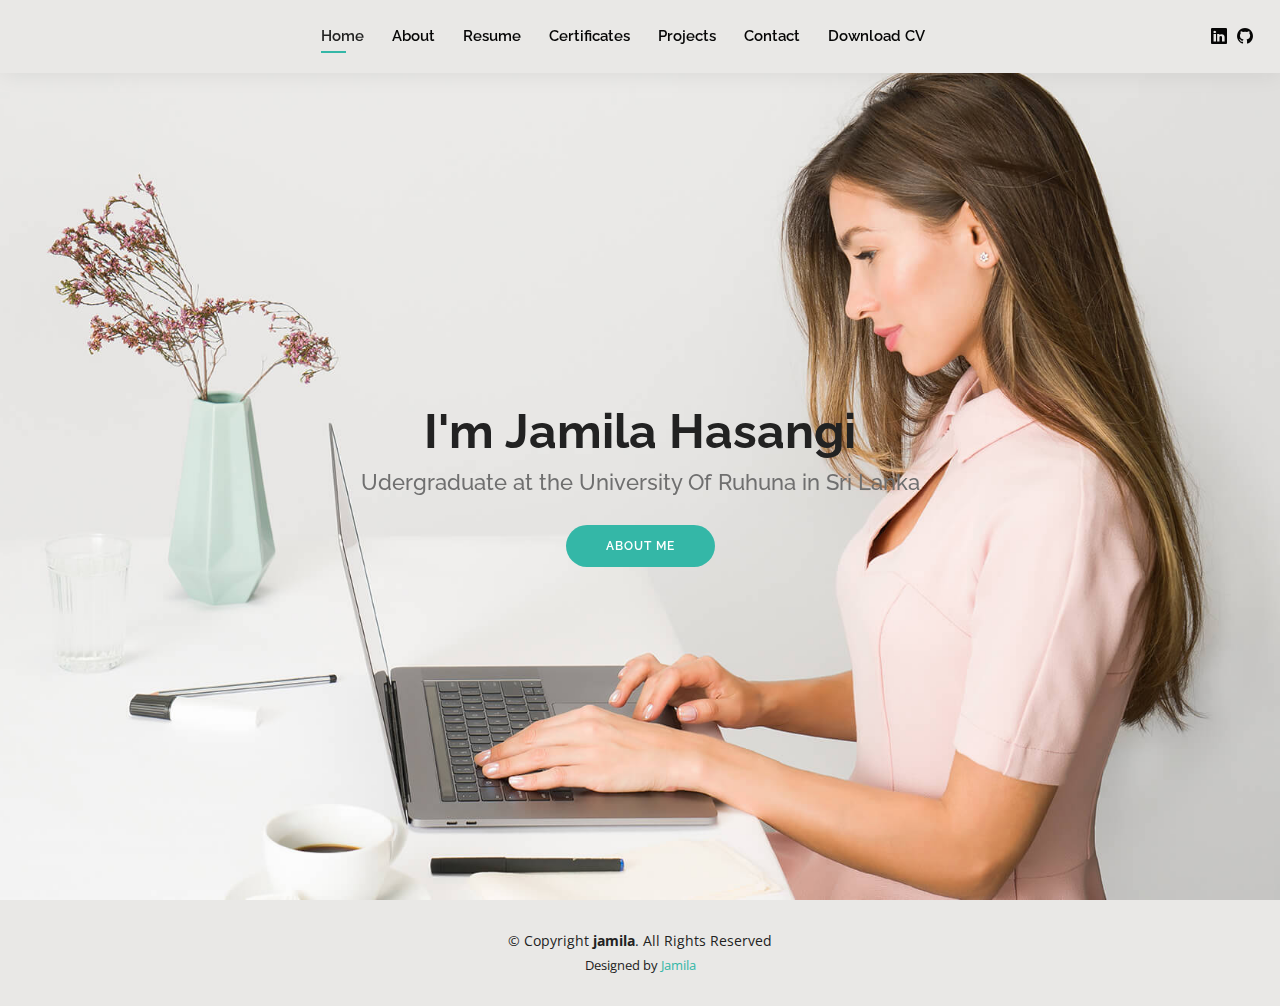
<file: index.html>
<!DOCTYPE html>
<html lang="en">

<head>
  <meta charset="utf-8">
  <meta content="width=device-width, initial-scale=1.0" name="viewport">

  <title>Jamila Bootstrap Template - Index</title>
  <meta content="" name="description">
  <meta content="" name="keywords">

  <!-- Favicons -->
  <link href="assets/img/favicon.png" rel="icon">
  <link href="assets/img/apple-touch-icon.png" rel="apple-touch-icon">

  <!-- Google Fonts -->
  <link href="https://fonts.googleapis.com/css?family=Open+Sans:300,300i,400,400i,600,600i,700,700i|Raleway:300,300i,400,400i,500,500i,600,600i,700,700i|Poppins:300,300i,400,400i,500,500i,600,600i,700,700i" rel="stylesheet">

  <!-- Vendor CSS Files -->
  <link href="assets/vendor/aos/aos.css" rel="stylesheet">
  <link href="assets/vendor/bootstrap/css/bootstrap.min.css" rel="stylesheet">
  <link href="assets/vendor/bootstrap-icons/bootstrap-icons.css" rel="stylesheet">
  <link href="assets/vendor/boxicons/css/boxicons.min.css" rel="stylesheet">
  <link href="assets/vendor/glightbox/css/glightbox.min.css" rel="stylesheet">
  <link href="assets/vendor/swiper/swiper-bundle.min.css" rel="stylesheet">

  <!-- Template Main CSS File -->
  <link href="assets/css/style.css" rel="stylesheet">

  <!-- =======================================================
  * Template Name: Kelly
  * Template URL: https://bootstrapmade.com/kelly-free-bootstrap-cv-resume-html-template/
  * Updated: Mar 17 2024 with Bootstrap v5.3.3
  * Author: BootstrapMade.com
  * License: https://bootstrapmade.com/license/
  ======================================================== -->
</head>

<body>

  <!-- ======= Header ======= -->
  <header id="header" class="fixed-top">
    <div class="container-fluid d-flex justify-content-between align-items-center">

      <h1 class="logo me-auto me-lg-0"><a href="index.html"></a></h1>
      <!-- Uncomment below if you prefer to use an image logo -->
      <!-- <a href="index.html" class="logo"><img src="assets/img/logo.png" alt="" class="img-fluid"></a>-->

      <nav id="navbar" class="navbar order-last order-lg-0">
        <ul>
          <li><a class="active" href="index.html">Home</a></li>
          <li><a href="about.html">About</a></li>
          <li><a href="resume.html">Resume</a></li>
          <li><a href="certificates.html">Certificates</a></li>
          <li><a href="projects.html">Projects</a></li>
          <li><a href="contact.html">Contact</a></li>
          <li><a href="assets/img/Jamila Hasangi (2).pdf" download>Download CV</a></li>
        </ul>
        <i class="bi bi-list mobile-nav-toggle"></i>
      </nav><!-- .navbar -->

      <div class="header-social-links">
        <a href="https://www.linkedin.com/in/jamilahasangi/" class="linkedin"><i class="bi bi-linkedin"></i></i></a>
        <a href="https://github.com/JamilaHasangi" class="Github"><i class="bi bi-github"></i></i></a>
      </div>

    </div>

  </header><!-- End Header -->

  <!-- ======= Hero Section ======= -->
  <section id="hero" class="d-flex align-items-center">
    <div class="container d-flex flex-column align-items-center" data-aos="zoom-in" data-aos-delay="100">
      <h1>I'm Jamila Hasangi</h1>
      <h2>Udergraduate at the University Of Ruhuna in Sri Lanka</h2>
      <a href="about.html" class="btn-about">About Me</a>
    </div>
  </section><!-- End Hero -->

  <!-- ======= Footer ======= -->
  <footer id="footer">
    <div class="container">
      <div class="copyright">
        &copy; Copyright <strong><span>jamila</span></strong>. All Rights Reserved
      </div>
      <div class="credits">
        <!-- All the links in the footer should remain intact. -->
        <!-- You can delete the links only if you purchased the pro version. -->
        <!-- Licensing information: https://bootstrapmade.com/license/ -->
        <!-- Purchase the pro version with working PHP/AJAX contact form: https://bootstrapmade.com/kelly-free-bootstrap-cv-resume-html-template/ -->
        Designed by <a href="https://bootstrapmade.com/">Jamila</a>
      </div>
    </div>
  </footer><!-- End  Footer -->

  <div id="preloader"></div>
  <a href="#" class="back-to-top d-flex align-items-center justify-content-center"><i class="bi bi-arrow-up-short"></i></a>

  <!-- Vendor JS Files -->
  <script src="assets/vendor/purecounter/purecounter_vanilla.js"></script>
  <script src="assets/vendor/aos/aos.js"></script>
  <script src="assets/vendor/bootstrap/js/bootstrap.bundle.min.js"></script>
  <script src="assets/vendor/glightbox/js/glightbox.min.js"></script>
  <script src="assets/vendor/isotope-layout/isotope.pkgd.min.js"></script>
  <script src="assets/vendor/swiper/swiper-bundle.min.js"></script>
  <script src="assets/vendor/waypoints/noframework.waypoints.js"></script>
  <script src="assets/vendor/php-email-form/validate.js"></script>

  <!-- Template Main JS File -->
  <script src="assets/js/main.js"></script>

</body>

</html>
</file>
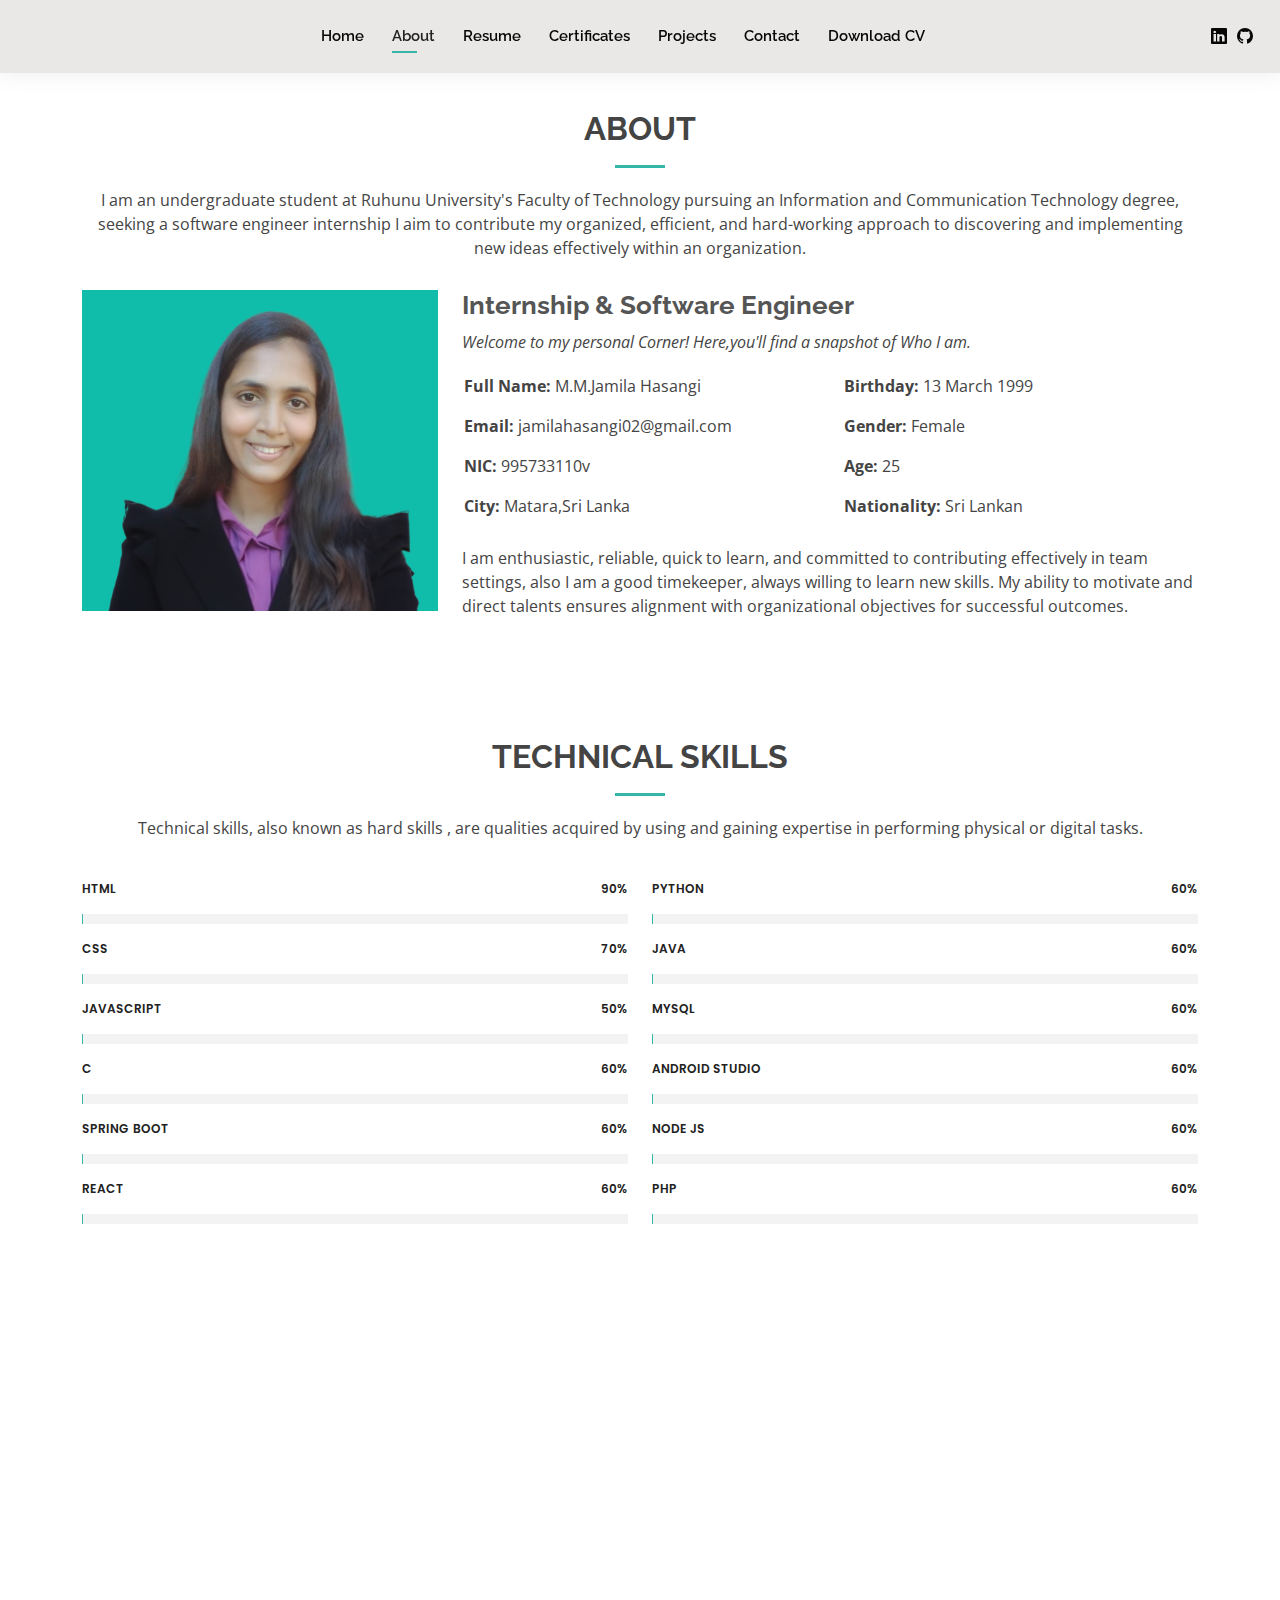
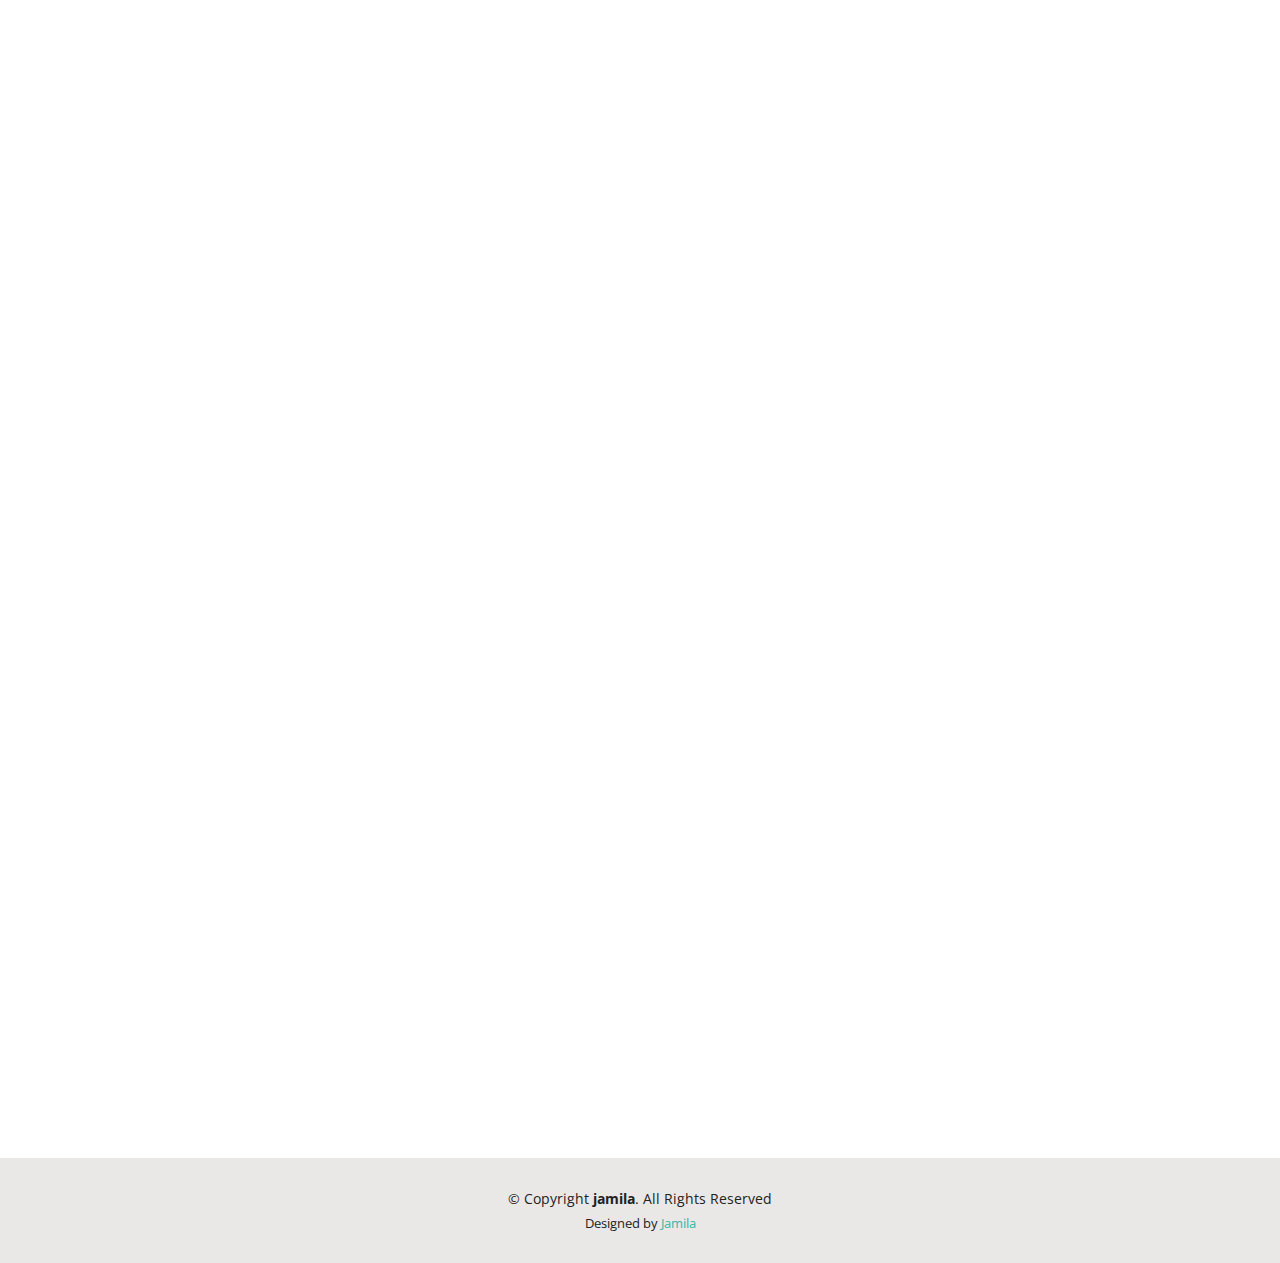
<file: about.html>
<!DOCTYPE html>
<html lang="en">

<head>
  <meta charset="utf-8">
  <meta content="width=device-width, initial-scale=1.0" name="viewport">

  <title>About - Jamila Bootstrap Template</title>
  <meta content="" name="description">
  <meta content="" name="keywords">

  <!-- Favicons -->
  <link href="assets/img/favicon.png" rel="icon">
  <link href="assets/img/apple-touch-icon.png" rel="apple-touch-icon">

  <!-- Google Fonts -->
  <link href="https://fonts.googleapis.com/css?family=Open+Sans:300,300i,400,400i,600,600i,700,700i|Raleway:300,300i,400,400i,500,500i,600,600i,700,700i|Poppins:300,300i,400,400i,500,500i,600,600i,700,700i" rel="stylesheet">

  <!-- Vendor CSS Files -->
  <link href="assets/vendor/aos/aos.css" rel="stylesheet">
  <link href="assets/vendor/bootstrap/css/bootstrap.min.css" rel="stylesheet">
  <link href="assets/vendor/bootstrap-icons/bootstrap-icons.css" rel="stylesheet">
  <link href="assets/vendor/boxicons/css/boxicons.min.css" rel="stylesheet">
  <link href="assets/vendor/glightbox/css/glightbox.min.css" rel="stylesheet">
  <link href="assets/vendor/swiper/swiper-bundle.min.css" rel="stylesheet">

  <!-- Template Main CSS File -->
  <link href="assets/css/style.css" rel="stylesheet">

  <!-- =======================================================
  * Template Name: Kelly
  * Template URL: https://bootstrapmade.com/kelly-free-bootstrap-cv-resume-html-template/
  * Updated: Mar 17 2024 with Bootstrap v5.3.3
  * Author: BootstrapMade.com
  * License: https://bootstrapmade.com/license/
  ======================================================== -->
</head>

<body>

  <!-- ======= Header ======= -->
  <header id="header" class="fixed-top">
    <div class="container-fluid d-flex justify-content-between align-items-center">

      <h1 class="logo me-auto me-lg-0"><a href="index.html"></a></h1>
      <!-- Uncomment below if you prefer to use an image logo -->
      <!-- <a href="index.html" class="logo"><img src="assets/img/logo.png" alt="" class="img-fluid"></a>-->

      <nav id="navbar" class="navbar order-last order-lg-0">
        <ul>
          <li><a href="index.html">Home</a></li>
          <li><a class="active" href="about.html">About</a></li>
          <li><a href="resume.html">Resume</a></li>
          <li><a href="certificates.html">Certificates</a></li>
          <li><a href="projects.html">Projects</a></li>
          <li><a href="contact.html">Contact</a></li>
          <li><a href="assets/img/Jamila Hasangi (2).pdf" download>Download CV</a></li>
        </ul>
        <i class="bi bi-list mobile-nav-toggle"></i>
      </nav><!-- .navbar -->

      <div class="header-social-links">
        <a href="https://www.linkedin.com/in/jamilahasangi/" class="linkedin"><i class="bi bi-linkedin"></i></i></a>
        <a href="https://github.com/JamilaHasangi" class="Github"><i class="bi bi-github"></i></i></a>
      </div>

    </div>

  </header><!-- End Header -->

  <main id="main">

    <!-- ======= About Section ======= -->
    <section id="about" class="about">
      <div class="container" data-aos="fade-up">

        <div class="section-title">
          <h2>About</h2>
          <p> I am an undergraduate student at Ruhunu University's Faculty of Technology pursuing an Information and
            Communication Technology degree, seeking a software engineer internship I aim to contribute my
            organized, efficient, and hard-working approach to discovering and implementing new ideas effectively
            within an organization. </p>
        </div>

        <div class="row">
          <div class="col-lg-4">
            <img src="assets/img/jamila.png" class="img-fluid" alt="">
          </div>
          <div class="col-lg-8 pt-4 pt-lg-0 content">
            <h3>Internship &amp; Software Engineer</h3>
            <p class="fst-italic">
              Welcome to my personal Corner! Here,you'll find a snapshot of Who I am.
            </p>
            <div class="row">
              <div class="col-lg-6">
                <ul>
                  <li><i class="bi bi-rounded-right"></i> <strong>Full Name:</strong> M.M.Jamila Hasangi</li>
                  <li><i class="bi bi-rounded-right"></i> <strong>Email:</strong> jamilahasangi02@gmail.com</li>
                  <li><i class="bi bi-rounded-right"></i> <strong>NIC:</strong> 995733110v</li>
                  <li><i class="bi bi-rounded-right"></i> <strong>City:</strong> Matara,Sri Lanka</li>
                </ul>
              </div>
              <div class="col-lg-6">
                <ul>
                  <li><i class="bi bi-rounded-right"></i> <strong>Birthday:</strong> 13 March 1999</li>
                  <li><i class="bi bi-rounded-right"></i> <strong>Gender:</strong> Female</li>
                  <li><i class="bi bi-rounded-right"></i> <strong>Age:</strong> 25</li>
                  <li><i class="bi bi-rounded-right"></i> <strong>Nationality:</strong> Sri Lankan</li>
                </ul>
              </div>
            </div>
            <p>
              I am enthusiastic, reliable, quick to learn, and committed to contributing
              effectively in team settings, also I am a good timekeeper, always willing to learn new skills. My ability to
              motivate and direct talents ensures alignment with organizational objectives for successful outcomes. 
            </p>
          </div>
        </div>

      </div>
    </section><!-- End About Section -->

    <!-- ======= Skills Section ======= -->
    <section id="skills" class="skills">
      <div class="container" data-aos="fade-up">

        <div class="section-title">
          <h2>Technical Skills</h2>
          <p>Technical skills, also known as hard skills , are qualities acquired by using and gaining expertise in performing physical or digital tasks.</p>
        </div>

        <div class="row skills-content">

          <div class="col-lg-6">

            <div class="progress">
              <span class="skill">HTML <i class="val">90%</i></span>
              <div class="progress-bar-wrap">
                <div class="progress-bar" role="progressbar" aria-valuenow="100" aria-valuemin="0" aria-valuemax="100"></div>
              </div>
            </div>

            <div class="progress">
              <span class="skill">CSS <i class="val">70%</i></span>
              <div class="progress-bar-wrap">
                <div class="progress-bar" role="progressbar" aria-valuenow="90" aria-valuemin="0" aria-valuemax="100"></div>
              </div>
            </div>

            <div class="progress">
              <span class="skill">JavaScript <i class="val">50%</i></span>
              <div class="progress-bar-wrap">
                <div class="progress-bar" role="progressbar" aria-valuenow="75" aria-valuemin="0" aria-valuemax="100"></div>
              </div>
            </div>

            <div class="progress">
              <span class="skill">C <i class="val">60%</i></span>
              <div class="progress-bar-wrap">
                <div class="progress-bar" role="progressbar" aria-valuenow="60" aria-valuemin="0" aria-valuemax="100"></div>
              </div>
            </div>

            <div class="progress">
              <span class="skill">Spring Boot <i class="val">60%</i></span>
              <div class="progress-bar-wrap">
                <div class="progress-bar" role="progressbar" aria-valuenow="50" aria-valuemin="0" aria-valuemax="100"></div>
              </div>
            </div>

            <div class="progress">
              <span class="skill">React <i class="val">60%</i></span>
              <div class="progress-bar-wrap">
                <div class="progress-bar" role="progressbar" aria-valuenow="80" aria-valuemin="0" aria-valuemax="100"></div>
              </div>
            </div>
          </div>

          <div class="col-lg-6">

            <div class="progress">
              <span class="skill">Python <i class="val">60%</i></span>
              <div class="progress-bar-wrap">
                <div class="progress-bar" role="progressbar" aria-valuenow="80" aria-valuemin="0" aria-valuemax="100"></div>
              </div>
            </div>

            <div class="progress">
              <span class="skill">Java <i class="val">60%</i></span>
              <div class="progress-bar-wrap">
                <div class="progress-bar" role="progressbar" aria-valuenow="90" aria-valuemin="0" aria-valuemax="100"></div>
              </div>
            </div>

            <div class="progress">
              <span class="skill">MySQL <i class="val">60%</i></span>
              <div class="progress-bar-wrap">
                <div class="progress-bar" role="progressbar" aria-valuenow="55" aria-valuemin="0" aria-valuemax="100"></div>
              </div>
            </div>

            <div class="progress">
              <span class="skill">Android Studio <i class="val">60%</i></span>
              <div class="progress-bar-wrap">
                <div class="progress-bar" role="progressbar" aria-valuenow="90" aria-valuemin="0" aria-valuemax="100"></div>
              </div>
            </div>

            <div class="progress">
              <span class="skill">Node js <i class="val">60%</i></span>
              <div class="progress-bar-wrap">
                <div class="progress-bar" role="progressbar" aria-valuenow="55" aria-valuemin="0" aria-valuemax="100"></div>
              </div>
            </div>

            <div class="progress">
              <span class="skill">PHP <i class="val">60%</i></span>
              <div class="progress-bar-wrap">
                <div class="progress-bar" role="progressbar" aria-valuenow="55" aria-valuemin="0" aria-valuemax="100"></div>
              </div>
            </div>
          </div>
        </div>
      </div>
    </section><!-- End Skills Section -->

    <!-- ======= Facts Section ======= -->
    <section id="skills" class="skills">
      <div class="container" data-aos="fade-up">

        <div class="section-title">
          <h2>Languages</h2>
          <p> I can speak, read, write, and understand others, I may want to list myself as fluent.</p>
        </div>

        <div class="row skills-content">

          <div class="col-lg-12">

            <div class="progress">
              <span class="skill">SINHALA <i class="val">100%</i></span>
              <div class="progress-bar-wrap">
                <div class="progress-bar" role="progressbar" aria-valuenow="100" aria-valuemin="0" aria-valuemax="100"></div>
              </div>
            </div>

            <div class="col-lg-12">

              <div class="progress">
                <span class="skill">ENGLISH <i class="val">70%</i></span>
                <div class="progress-bar-wrap">
                  <div class="progress-bar" role="progressbar" aria-valuenow="80" aria-valuemin="0" aria-valuemax="100"></div>
                </div>
              </div>
            
            </div>      
    </section><!-- End Facts Section -->

    <!-- ======= Testimonials Section ======= -->
    <section id="testimonials" class="testimonials">
      <div class="container" data-aos="fade-up">

        <div class="section-title">
          <h2>PERSONAL SKILLS</h2>
          <p>I pride myself on the high-level problem-solving skills I have used in all roles to overcome adversity and guarantee efficiencies in my team. </p>
        </div>
        <div class="row">
          <div class="col-lg-4 col-md-6 d-flex align-items-stretch" data-aos="zoom-in" data-aos-delay="100">
            <div class="icon-box iconbox-blue">
              <div class="icon">
                <svg width="100" height="100" viewBox="0 0 600 600" xmlns="http://www.w3.org/2000/svg">
                  <path stroke="none" stroke-width="0" fill="#f5f5f5" d="M300,521.0016835830174C376.1290562159157,517.8887921683347,466.0731472004068,529.7835943286574,510.70327084640275,468.03025145048787C554.3714126377745,407.6079735673963,508.03601936045806,328.9844924480964,491.2728898941984,256.3432110539036C474.5976632858925,184.082847569629,479.9380746630129,96.60480741107993,416.23090153303,58.64404602377083C348.86323505073057,18.502131276798302,261.93793281208167,40.57373210992963,193.5410806939664,78.93577620505333C130.42746243093433,114.334589627462,98.30271207620316,179.96522072025542,76.75703585869454,249.04625023123273C51.97151888228291,328.5150500222984,13.704378332031375,421.85034740162234,66.52175969318436,486.19268352777647C119.04800174914682,550.1803526380478,217.28368757567262,524.383925680826,300,521.0016835830174"></path>
                </svg>
                <i class="bx bxl-dribbble"></i>
              </div>
              <h4><a href="">Team Work</a></h4>
              <p>Teamwork is seen within the framework of a team, which is a group of interdependent individuals who work together towards a common goal.</p>
            </div>
          </div>

          <div class="col-lg-4 col-md-6 d-flex align-items-stretch mt-4 mt-md-0" data-aos="zoom-in" data-aos-delay="200">
            <div class="icon-box iconbox-orange ">
              <div class="icon">
                <svg width="100" height="100" viewBox="0 0 600 600" xmlns="http://www.w3.org/2000/svg">
                  <path stroke="none" stroke-width="0" fill="#f5f5f5" d="M300,582.0697525312426C382.5290701553225,586.8405444964366,449.9789794690241,525.3245884688669,502.5850820975895,461.55621195738473C556.606425686781,396.0723002908107,615.8543463187945,314.28637112970534,586.6730223649479,234.56875336149918C558.9533121215079,158.8439757836574,454.9685369536778,164.00468322053177,381.49747125262974,130.76875717737553C312.15926192815925,99.40240125094834,248.97055460311594,18.661163978235184,179.8680185752513,50.54337015887873C110.5421016452524,82.52863877960104,119.82277516462835,180.83849132639028,109.12597500060166,256.43424936330496C100.08760227029461,320.3096726198365,92.17705696193138,384.0621239912766,124.79988738764834,439.7174275375508C164.83382741302287,508.01625554203684,220.96474134820875,577.5009287672846,300,582.0697525312426"></path>
                </svg>
                <i class="bx bx-file"></i>
              </div>
              <h4><a href="">Good Written</a></h4>
              <p>Good writing is well-organized and flows well with consistent style or voice from beginning to end.</p>
            </div>
          </div>

          <div class="col-lg-4 col-md-6 d-flex align-items-stretch mt-4 mt-lg-0" data-aos="zoom-in" data-aos-delay="300">
            <div class="icon-box iconbox-pink">
              <div class="icon">
                <svg width="100" height="100" viewBox="0 0 600 600" xmlns="http://www.w3.org/2000/svg">
                  <path stroke="none" stroke-width="0" fill="#f5f5f5" d="M300,541.5067337569781C382.14930387511276,545.0595476570109,479.8736841581634,548.3450877840088,526.4010558755058,480.5488172755941C571.5218469581645,414.80211281144784,517.5187510058486,332.0715597781072,496.52539010469104,255.14436215662573C477.37192572678356,184.95920475031193,473.57363656557914,105.61284051026155,413.0603344069578,65.22779650032875C343.27470386102294,18.654635553484475,251.2091493199835,5.337323636656869,175.0934190732945,40.62881213300186C97.87086631185822,76.43348514350839,51.98124368387456,156.15599469081315,36.44837278890362,239.84606092416172C21.716077023791087,319.22268207091537,43.775223500013084,401.1760424656574,96.891909868211,461.97329694683043C147.22146801428983,519.5804099606455,223.5754009179313,538.201503339737,300,541.5067337569781"></path>
                </svg>
                <i class="bx bx-tachometer"></i>
              </div>
              <h4><a href="">Time Management</a></h4>
              <p>Time management is the coordination of tasks and activities to maximize the effectiveness of an individual's efforts. </p>
            </div>
          </div>

          <div class="col-lg-4 col-md-6 d-flex align-items-stretch mt-4" data-aos="zoom-in" data-aos-delay="100">
            <div class="icon-box iconbox-yellow">
              <div class="icon">
                <svg width="100" height="100" viewBox="0 0 600 600" xmlns="http://www.w3.org/2000/svg">
                  <path stroke="none" stroke-width="0" fill="#f5f5f5" d="M300,503.46388370962813C374.79870501325706,506.71871716319447,464.8034551963731,527.1746412648533,510.4981551193396,467.86667711651364C555.9287308511215,408.9015244558933,512.6030010748507,327.5744911775523,490.211057578863,256.5855673507754C471.097692560561,195.9906835881958,447.69079081568157,138.11976852964426,395.19560036434837,102.3242989838813C329.3053358748298,57.3949838291264,248.02791733380457,8.279543830951368,175.87071277845988,42.242879143198664C103.41431057327972,76.34704239035025,93.79494320519305,170.9812938413882,81.28167332365135,250.07896920659033C70.17666984294237,320.27484674793965,64.84698225790005,396.69656628748305,111.28512138212992,450.4950937839243C156.20124167950087,502.5303643271138,231.32542653798444,500.4755392045468,300,503.46388370962813"></path>
                </svg>
                <i class="bx bx-layer"></i>
              </div>
              <h4><a href="">Active Listening</a></h4>
              <p>Active listening is when you not only hear what someone is saying, but also attune to their thoughts and feelings. </p>
            </div>
          </div>

          <div class="col-lg-4 col-md-6 d-flex align-items-stretch mt-4" data-aos="zoom-in" data-aos-delay="200">
            <div class="icon-box iconbox-red">
              <div class="icon">
                <svg width="100" height="100" viewBox="0 0 600 600" xmlns="http://www.w3.org/2000/svg">
                  <path stroke="none" stroke-width="0" fill="#f5f5f5" d="M300,532.3542879108572C369.38199826031484,532.3153073249985,429.10787420159085,491.63046689027357,474.5244479745417,439.17860296908856C522.8885846962883,383.3225815378663,569.1668002868075,314.3205725914397,550.7432151929288,242.7694973846089C532.6665558377875,172.5657663291529,456.2379748765914,142.6223662098291,390.3689995646985,112.34683881706744C326.66090330228417,83.06452184765237,258.84405631176094,53.51806209861945,193.32584062364296,78.48882559362697C121.61183558270385,105.82097193414197,62.805066853699245,167.19869350419734,48.57481801355237,242.6138429142374C34.843463184063346,315.3850353017275,76.69343916112496,383.4422959591041,125.22947124332185,439.3748458443577C170.7312796277747,491.8107796887764,230.57421082200815,532.3932930995766,300,532.3542879108572"></path>
                </svg>
                <i class="bx bx-slideshow"></i>
              </div>
              <h4><a href="">Organizing skills </a></h4>
              <p>The ability to use your time, energy, resources, etc. in an effective way so that you achieve the things you want to achieve: Self-discipline and organizational skills are crucial to success in any profession.</p>
            </div>
          </div>

          <div class="col-lg-4 col-md-6 d-flex align-items-stretch mt-4" data-aos="zoom-in" data-aos-delay="300">
            <div class="icon-box iconbox-teal">
              <div class="icon">
                <svg width="100" height="100" viewBox="0 0 600 600" xmlns="http://www.w3.org/2000/svg">
                  <path stroke="none" stroke-width="0" fill="#f5f5f5" d="M300,566.797414625762C385.7384707136149,576.1784315230908,478.7894351017131,552.8928747891023,531.9192734346935,484.94944893311C584.6109503024035,417.5663521118492,582.489472248146,322.67544863468447,553.9536738515405,242.03673114598146C529.1557734026468,171.96086150256528,465.24506316201064,127.66468636344209,395.9583748389544,100.7403814666027C334.2173773831606,76.7482773500951,269.4350130405921,84.62216499799875,207.1952322260088,107.2889140133804C132.92018162631612,134.33871894543012,41.79353780512637,160.00259165414826,22.644507872594943,236.69541883565114C3.319112789854554,314.0945973066697,72.72355303640163,379.243833228382,124.04198916343866,440.3218312028393C172.9286146004772,498.5055451809895,224.45579914871206,558.5317968840102,300,566.797414625762"></path>
                </svg>
                <i class="bx bx-arch"></i>
              </div>
              <h4><a href="">Leadership</a></h4>
              <p>Leadership is the ability of an individual or a group of people to influence and guide followers or members of an organization, society or team.</p>
            </div>
          </div>

        </div>
      </div> 
    </section><!-- End Testimonials Section -->

  </main><!-- End #main -->

  <!-- ======= Footer ======= -->
  <footer id="footer">
    <div class="container">
      <div class="copyright">
        &copy; Copyright <strong><span>jamila</span></strong>. All Rights Reserved
      </div>
      <div class="credits">
        <!-- All the links in the footer should remain intact. -->
        <!-- You can delete the links only if you purchased the pro version. -->
        <!-- Licensing information: https://bootstrapmade.com/license/ -->
        <!-- Purchase the pro version with working PHP/AJAX contact form: https://bootstrapmade.com/kelly-free-bootstrap-cv-resume-html-template/ -->
        Designed by <a href="https://bootstrapmade.com/">Jamila</a>
      </div>
    </div>
  </footer><!-- End  Footer -->

  <div id="preloader"></div>
  <a href="#" class="back-to-top d-flex align-items-center justify-content-center"><i class="bi bi-arrow-up-short"></i></a>

  <!-- Vendor JS Files -->
  <script src="assets/vendor/purecounter/purecounter_vanilla.js"></script>
  <script src="assets/vendor/aos/aos.js"></script>
  <script src="assets/vendor/bootstrap/js/bootstrap.bundle.min.js"></script>
  <script src="assets/vendor/glightbox/js/glightbox.min.js"></script>
  <script src="assets/vendor/isotope-layout/isotope.pkgd.min.js"></script>
  <script src="assets/vendor/swiper/swiper-bundle.min.js"></script>
  <script src="assets/vendor/waypoints/noframework.waypoints.js"></script>
  <script src="assets/vendor/php-email-form/validate.js"></script>

  <!-- Template Main JS File -->
  <script src="assets/js/main.js"></script>

</body>

</html>
</file>
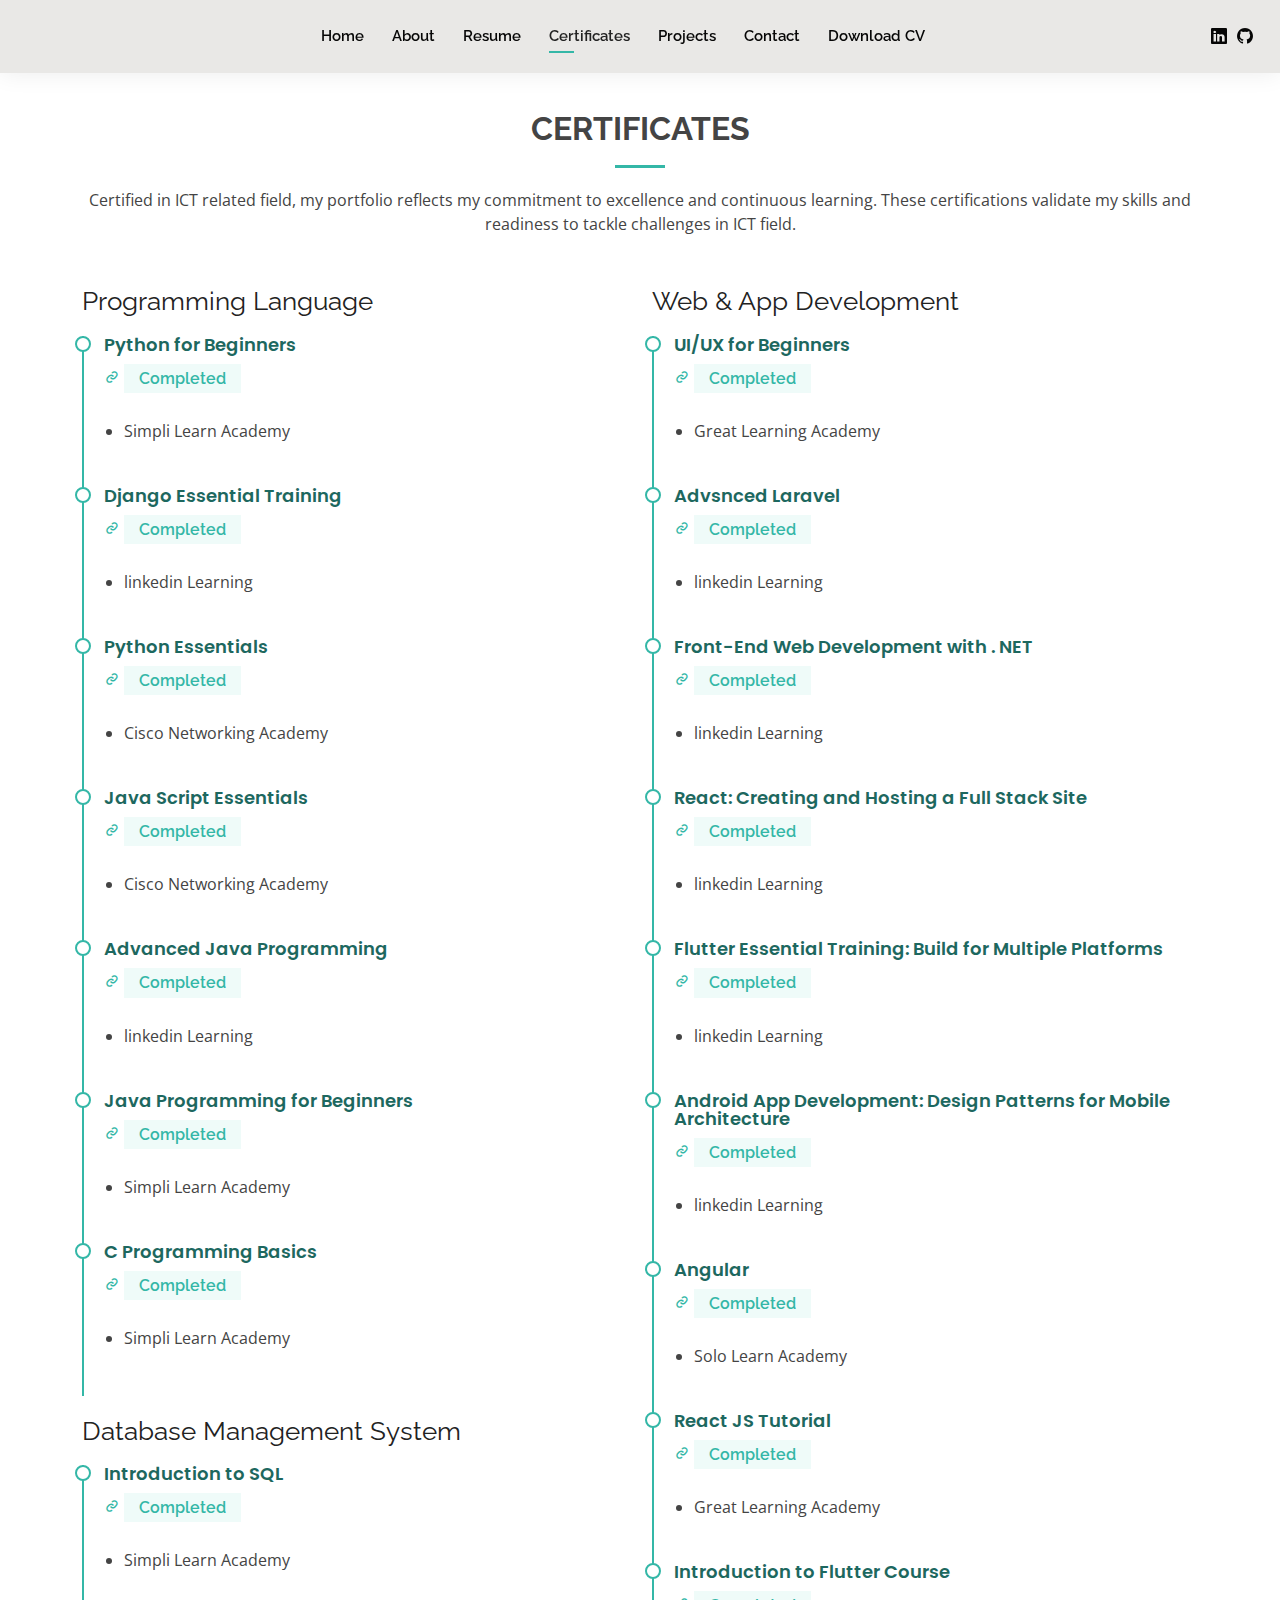
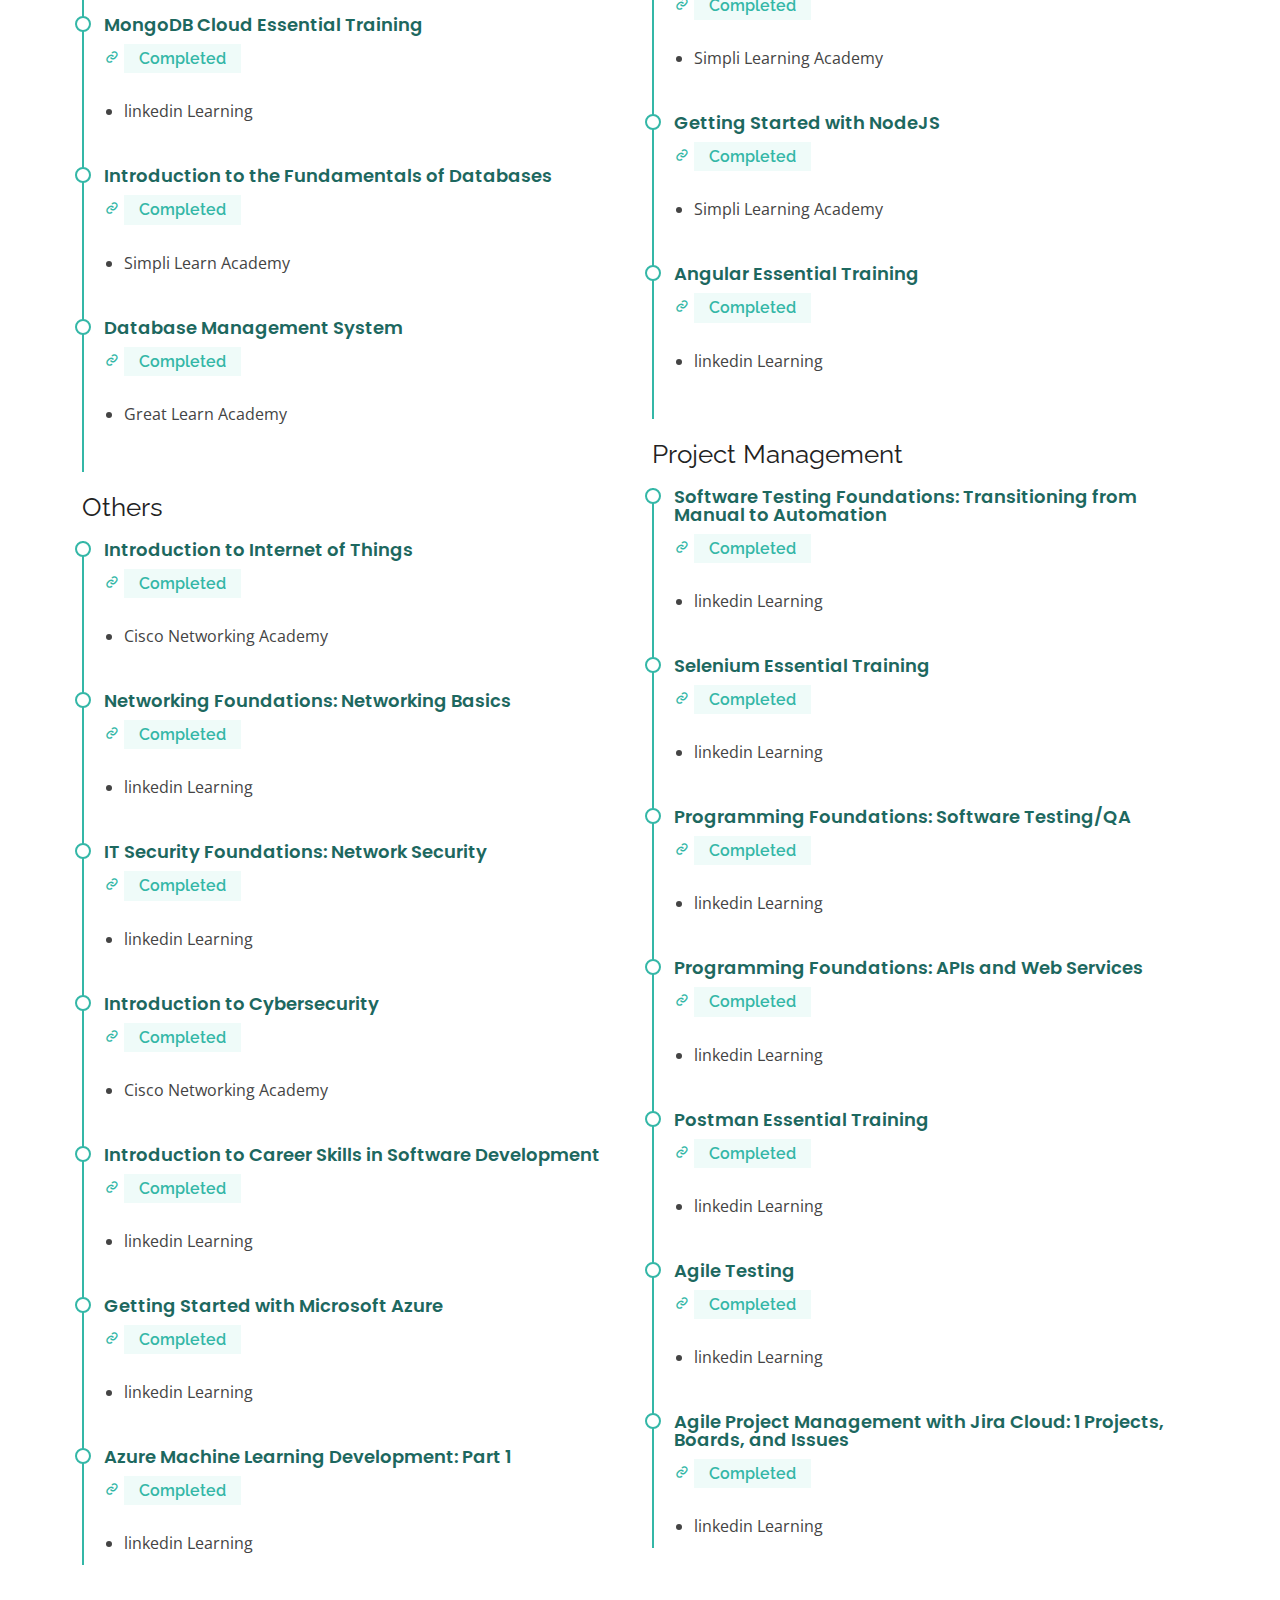
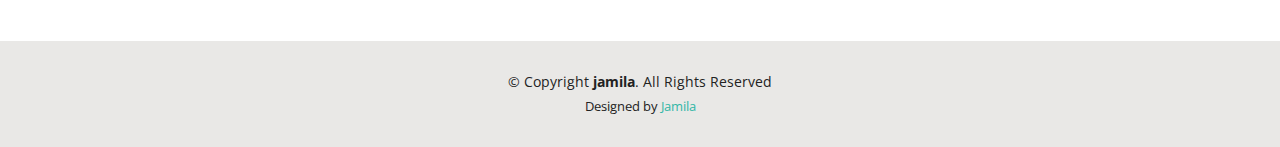
<file: certificates.html>
<!DOCTYPE html>
<html lang="en">

<head>
  <meta charset="utf-8">
  <meta content="width=device-width, initial-scale=1.0" name="viewport">

  <title>Services - Kelly Bootstrap Template</title>
  <meta content="" name="description">
  <meta content="" name="keywords">

  <!-- Favicons -->
  <link href="assets/img/favicon.png" rel="icon">
  <link href="assets/img/apple-touch-icon.png" rel="apple-touch-icon">

  <!-- Google Fonts -->
  <link href="https://fonts.googleapis.com/css?family=Open+Sans:300,300i,400,400i,600,600i,700,700i|Raleway:300,300i,400,400i,500,500i,600,600i,700,700i|Poppins:300,300i,400,400i,500,500i,600,600i,700,700i" rel="stylesheet">

  <!-- Vendor CSS Files -->
  <link href="assets/vendor/aos/aos.css" rel="stylesheet">
  <link href="assets/vendor/bootstrap/css/bootstrap.min.css" rel="stylesheet">
  <link href="assets/vendor/bootstrap-icons/bootstrap-icons.css" rel="stylesheet">
  <link href="assets/vendor/boxicons/css/boxicons.min.css" rel="stylesheet">
  <link href="assets/vendor/glightbox/css/glightbox.min.css" rel="stylesheet">
  <link href="assets/vendor/swiper/swiper-bundle.min.css" rel="stylesheet">

  <!-- Template Main CSS File -->
  <link href="assets/css/style.css" rel="stylesheet">

  <!-- =======================================================
  * Template Name: Kelly
  * Template URL: https://bootstrapmade.com/kelly-free-bootstrap-cv-resume-html-template/
  * Updated: Mar 17 2024 with Bootstrap v5.3.3
  * Author: BootstrapMade.com
  * License: https://bootstrapmade.com/license/
  ======================================================== -->
</head>

<body>

  <!-- ======= Header ======= -->
  <header id="header" class="fixed-top">
    <div class="container-fluid d-flex justify-content-between align-items-center">

      <h1 class="logo me-auto me-lg-0"><a href="index.html"></a></h1>
      <!-- Uncomment below if you prefer to use an image logo -->
      <!-- <a href="index.html" class="logo"><img src="assets/img/logo.png" alt="" class="img-fluid"></a>-->

      <nav id="navbar" class="navbar order-last order-lg-0">
        <ul>
          <li><a href="index.html">Home</a></li>
          <li><a href="about.html">About</a></li>
          <li><a href="resume.html">Resume</a></li>
          <li><a class="active" href="certificates.html">Certificates</a></li>
          <li><a href="projects.html">Projects</a></li>
          <li><a href="contact.html">Contact</a></li>
          <li><a href="assets/img/Jamila Hasangi (2).pdf" download>Download CV</a></li>
        </ul>
        <i class="bi bi-list mobile-nav-toggle"></i>
      </nav><!-- .navbar -->

      <div class="header-social-links">
        <a href="https://www.linkedin.com/in/jamilahasangi/" class="linkedin"><i class="bi bi-linkedin"></i></i></a>
        <a href="https://github.com/JamilaHasangi" class="Github"><i class="bi bi-github"></i></i></a>
      </div>

    </div>

  </header><!-- End Header -->

  <main id="main">

    <!-- ======= Services Section ======= -->
    <section id="resume" class="resume">
      <div class="container" data-aos="fade-up">

        <div class="section-title">
          <h2>CERTIFICATES</h2>
          <p>Certified in ICT related field, my portfolio reflects my commitment to excellence and continuous learning. These certifications validate my skills and readiness to tackle challenges in ICT field.</p>
        </div>

        <div class="row">
          <div class="col-lg-6">
            <h3 class="resume-title">Programming Language</h3>
            <div class="resume-item">
              <h4>Python for Beginners</h4>
              <div class="portfolio-links">
                <a href="assets/img/Python.pdf" data-glightbox="type: external" class="portfolio-details-lightbox" title="Portfolio Details"><i class="bx bx-link"></i></a>
              <h5>Completed </h5>
            </div>
              <p>
              <ul>
                <li>Simpli Learn Academy</li>
              </ul>
              </p>
          </div>

          <div class="resume-item">
            <h4>Django Essential Training</h4>
            <div class="portfolio-links">
              <a href="assets/img/CertificateOfCompletion_Django Essential Training.pdf" data-glightbox="type: external" class="portfolio-details-lightbox" title="Portfolio Details"><i class="bx bx-link"></i></a>
            <h5>Completed </h5>
          </div>
            <p>
            <ul>
              <li>linkedin Learning</li>
            </ul>
            </p>
          </div>
            <div class="resume-item">
              <h4>Python Essentials</h4>
              <div class="portfolio-links">
                <a href="assets/img/Python_Essentials_1.pdf" data-glightbox="type: external" class="portfolio-details-lightbox" title="Portfolio Details"><i class="bx bx-link"></i></a>
              <h5>Completed </h5>
            </div>
              <p>
              <ul>
                <li>Cisco Networking Academy</li>
              </ul>
              </p>
            </div>
            <div class="resume-item">
              <h4>Java Script Essentials</h4>
              <div class="portfolio-links">
                <a href="assets/img/JavaScript_Essentials_1.pdf" data-glightbox="type: external" class="portfolio-details-lightbox" title="Portfolio Details"><i class="bx bx-link"></i></a>
              <h5>Completed </h5>
            </div>
              <p>
              <ul>
                <li>Cisco Networking Academy</li>
              </ul>
              </p>
            </div>
            <div class="resume-item">
              <h4>Advanced Java Programming</h4>
              <div class="portfolio-links">
                <a href="assets/img/CertificateOfCompletion_Advanced Java Programming.pdf" data-glightbox="type: external" class="portfolio-details-lightbox" title="Portfolio Details"><i class="bx bx-link"></i></a>
              <h5>Completed </h5>
            </div>
              <p>
              <ul>
                <li>linkedin Learning</li>
              </ul>
              </p>
            </div>
            <div class="resume-item">
              <h4>Java Programming for Beginners</h4>
              <div class="portfolio-links">
                <a href="assets/img/Java programming.pdf" data-glightbox="type: external" class="portfolio-details-lightbox" title="Portfolio Details"><i class="bx bx-link"></i></a>
              <h5>Completed </h5>
            </div>
              <p>
              <ul>
                <li>Simpli Learn Academy</li>
              </ul>
              </p>
            </div>
            <div class="resume-item">
              <h4>C Programming Basics</h4>
              <div class="portfolio-links">
                <a href="assets/img/c Language.pdf" data-glightbox="type: external" class="portfolio-details-lightbox" title="Portfolio Details"><i class="bx bx-link"></i></a>
              <h5>Completed </h5>
            </div>
              <p>
              <ul>
                <li>Simpli Learn Academy</li>
              </ul>
              </p>
            </div>
            <h3 class="resume-title">Database Management System</h3>
            <div class="resume-item">
              <h4>Introduction to SQL</h4>
              <div class="portfolio-links">
                <a href="assets/img/sql.pdf" data-glightbox="type: external" class="portfolio-details-lightbox" title="Portfolio Details"><i class="bx bx-link"></i></a>
              <h5>Completed </h5>
            </div>
              <p>
                <ul>
                  <li> Simpli Learn Academy</li>
                </ul>
                </p>
            </div>
            <div class="resume-item">
              <h4>MongoDB Cloud Essential Training</h4>
              <div class="portfolio-links">
                <a href="assets/img/CertificateOfCompletion_MongoDB Cloud Essential Training.pdf" data-glightbox="type: external" class="portfolio-details-lightbox" title="Portfolio Details"><i class="bx bx-link"></i></a>
              <h5>Completed </h5>
            </div>
              <p>
                <ul>
                  <li>linkedin Learning</li>
                </ul>
                </p>
            </div>
            <div class="resume-item">
              <h4>Introduction to the Fundamentals of Databases</h4>
              <div class="portfolio-links">
                <a href="assets/img/Database.pdf" data-glightbox="type: external" class="portfolio-details-lightbox" title="Portfolio Details"><i class="bx bx-link"></i></a>
              <h5>Completed </h5>
            </div>
              <p>
                <ul>
                  <li> Simpli Learn Academy</li>
                </ul>
                </p>
            </div>
            <div class="resume-item">
              <h4>Database Management System</h4>
              <div class="portfolio-links">
                <a href="assets/img/Database Management System.png" data-glightbox="type: external" class="portfolio-details-lightbox" title="Portfolio Details"><i class="bx bx-link"></i></a>
              <h5>Completed </h5>
            </div>
              <p>
                <ul>
                  <li> Great Learn Academy</li>
                </ul>
                </p>
            </div>
            <h3 class="resume-title">Others</h3>
            <div class="resume-item">
              <h4>Introduction to Internet of Things</h4>
              <div class="portfolio-links">
                <a href="assets/img/Introduction_to_IoT.pdf" data-glightbox="type: external" class="portfolio-details-lightbox" title="Portfolio Details"><i class="bx bx-link"></i></a>
              <h5>Completed </h5>
            </div>
              <p>
              <ul>
                <li>Cisco Networking Academy</li>
              </ul>
                </p>
            </div>
            <div class="resume-item">
              <h4>Networking Foundations: Networking
                Basics</h4>
              <div class="portfolio-links">
                <a href="assets/img/CertificateOfCompletion_Networking Foundations Networking Basics.pdf" data-glightbox="type: external" class="portfolio-details-lightbox" title="Portfolio Details"><i class="bx bx-link"></i></a>
              <h5>Completed </h5>
            </div>
              <p>
              <ul>
                <li>linkedin Learning</li>
              </ul>
                </p>
            </div>
            <div class="resume-item">
              <h4>IT Security Foundations: Network Security</h4>
              <div class="portfolio-links">
                <a href="assets/img/CertificateOfCompletion_IT Security Foundations Network Security (1).pdf" data-glightbox="type: external" class="portfolio-details-lightbox" title="Portfolio Details"><i class="bx bx-link"></i></a>
              <h5>Completed </h5>
            </div>
              <p>
              <ul>
                <li>linkedin Learning</li>
              </ul>
                </p>
            </div>
            <div class="resume-item">
              <h4>Introduction to Cybersecurity</h4>
              <div class="portfolio-links">
                <a href="assets/img/Introduction_to_Cybersecurity.pdf" data-glightbox="type: external" class="portfolio-details-lightbox" title="Portfolio Details"><i class="bx bx-link"></i></a>
              <h5>Completed </h5>
            </div>
              <p>
              <ul>
                <li>Cisco Networking Academy</li>
              </ul>
                </p>
            </div>
            <div class="resume-item">
              <h4>Introduction to Career Skills in Software Development</h4>
              <div class="portfolio-links">
                <a href="assets/img/CertificateOfCompletion_Introduction to Career Skills in Software Development.pdf" data-glightbox="type: external" class="portfolio-details-lightbox" title="Portfolio Details"><i class="bx bx-link"></i></a>
              <h5>Completed </h5>
            </div>
              <p>
              <ul>
                <li>linkedin Learning</li>
              </ul>
                </p>
            </div>
            <div class="resume-item">
              <h4>Getting Started with Microsoft Azure</h4>
              <div class="portfolio-links">
                <a href="assets/img/CertificateOfCompletion_Getting Started with Microsoft Azure.pdf" data-glightbox="type: external" class="portfolio-details-lightbox" title="Portfolio Details"><i class="bx bx-link"></i></a>
              <h5>Completed </h5>
            </div>
              <p>
              <ul>
                <li>linkedin Learning</li>
              </ul>
                </p>
            </div>             
            <div class="resume-item">
              <h4>Azure Machine Learning Development: Part 1</h4>
              <div class="portfolio-links">
                <a href="assets/img/CertificateOfCompletion_Azure Machine Learning Development Part 1.pdf" data-glightbox="type: external" class="portfolio-details-lightbox" title="Portfolio Details"><i class="bx bx-link"></i></a>
              <h5>Completed </h5>
            </div>
              <p>
              <ul>
                <li>linkedin Learning</li>
              </ul>
                </p>
            </div> 
          </div>
          <div class="col-lg-6">
            <h3 class="resume-title">Web & App Development</h3>
            <div class="resume-item">
              <h4>UI/UX for Beginners </h4>
              <div class="portfolio-links">
                <a href="assets/img/UI UX.png" data-glightbox="type: external" class="portfolio-details-lightbox" title="Portfolio Details"><i class="bx bx-link"></i></a>
              <h5>Completed </h5>
            </div>
              <p>
              <ul>
                <li>Great Learning Academy</li>
              </ul>
              </p>
            </div>
            <div class="resume-item">
              <h4>Advsnced Laravel</h4>
              <div class="portfolio-links">
                <a href="assets/img/CertificateOfCompletion_Advanced Laravel.pdf" data-glightbox="type: external" class="portfolio-details-lightbox" title="Portfolio Details"><i class="bx bx-link"></i></a>
              <h5>Completed </h5>
            </div>
              <p>
              <ul>
                <li>linkedin Learning</li>
              </ul>
              </p>
            </div>
            <div class="resume-item">
              <h4>Front-End Web Development with . NET </h4>
              <div class="portfolio-links">
                <a href="assets/img/CertificateOfCompletion_FrontEnd Web Development with .NET.pdf" data-glightbox="type: external" class="portfolio-details-lightbox" title="Portfolio Details"><i class="bx bx-link"></i></a>
              <h5>Completed </h5>
            </div>
              <p>
              <ul>
                <li>linkedin Learning</li>
              </ul>
              </p>
            </div>
            <div class="resume-item">
              <h4>React: Creating and Hosting a Full Stack Site</h4>
              <div class="portfolio-links">
                <a href="assets/img/CertificateOfCompletion_React Creating and Hosting a FullStack Site.pdf" data-glightbox="type: external" class="portfolio-details-lightbox" title="Portfolio Details"><i class="bx bx-link"></i></a>
              <h5>Completed </h5>
            </div>
              <p>
              <ul>
                <li>linkedin Learning</li>
              </ul>
              </p>
            </div>
            <div class="resume-item">
              <h4>Flutter Essential Training: Build for Multiple Platforms </h4>
              <div class="portfolio-links">
                <a href="assets/img/CertificateOfCompletion_Flutter Essential Training Build for Multiple Platforms.pdf" data-glightbox="type: external" class="portfolio-details-lightbox" title="Portfolio Details"><i class="bx bx-link"></i></a>
              <h5>Completed </h5>
            </div>
              <p>
              <ul>
                <li>linkedin Learning</li>
              </ul>
              </p>
            </div>
            <div class="resume-item">
              <h4>Android App Development: Design Patterns for Mobile Architecture </h4>
              <div class="portfolio-links">
                <a href="assets/img/CertificateOfCompletion_Android App Development Design Patterns for Mobile Architecture (1).pdf" data-glightbox="type: external" class="portfolio-details-lightbox" title="Portfolio Details"><i class="bx bx-link"></i></a>
              <h5>Completed </h5>
            </div>
              <p>
              <ul>
                <li>linkedin Learning</li>
              </ul>
              </p>
            </div>
            <div class="resume-item">
              <h4>Angular</h4>
              <div class="portfolio-links">
                <a href="assets/img/solo learn.jpg" data-glightbox="type: external" class="portfolio-details-lightbox" title="Portfolio Details"><i class="bx bx-link"></i></a>
              <h5>Completed </h5>
            </div>
              <p>
              <ul>
                <li>Solo Learn Academy</li>
              </ul>
              </p>
            </div>
            <div class="resume-item">
              <h4>React JS Tutorial</h4>
              <div class="portfolio-links">
                <a href="assets/img/ReactJs.png" data-glightbox="type: external" class="portfolio-details-lightbox" title="Portfolio Details"><i class="bx bx-link"></i></a>
              <h5>Completed </h5>
            </div>
              <p>
              <ul>
                <li>Great Learning Academy</li>
              </ul>
              </p>
            </div>
            <div class="resume-item">
              <h4>Introduction to Flutter Course</h4>
              <div class="portfolio-links">
                <a href="assets/img/Introduction to Flutter.pdf" data-glightbox="type: external" class="portfolio-details-lightbox" title="Portfolio Details"><i class="bx bx-link"></i></a>
              <h5>Completed </h5>
            </div>
              <p>
              <ul>
                <li>Simpli Learning Academy</li>
              </ul>
              </p>
            </div>
            <div class="resume-item">
              <h4>Getting Started with NodeJS</h4>
              <div class="portfolio-links">
                <a href="assets/img/Node Js.pdf" data-glightbox="type: external" class="portfolio-details-lightbox" title="Portfolio Details"><i class="bx bx-link"></i></a>
              <h5>Completed </h5>
            </div>
              <p>
              <ul>
                <li>Simpli Learning Academy</li>
              </ul>
              </p>
            </div>
            <div class="resume-item">
              <h4>Angular Essential Training</h4>
              <div class="portfolio-links">
                <a href="assets/img/CertificateOfCompletion_Angular Essential Training.pdf" data-glightbox="type: external" class="portfolio-details-lightbox" title="Portfolio Details"><i class="bx bx-link"></i></a>
              <h5>Completed </h5>
            </div>
              <p>
              <ul>
                <li>linkedin Learning</li>
              </ul>
              </p>
            </div>
            <h3 class="resume-title">Project Management</h3>
            <div class="resume-item">
              <h4>Software Testing Foundations:
                Transitioning from Manual to Automation</h4>
              <div class="portfolio-links">
                <a href="assets/img/CertificateOfCompletion_Software Testing Foundations Transitioning from Manual to Automation.pdf" data-glightbox="type: external" class="portfolio-details-lightbox" title="Portfolio Details"><i class="bx bx-link"></i></a>
              <h5>Completed </h5>
            </div>
              <p>
              <ul>
                <li>linkedin Learning</li>
              </ul>
                </p>
            </div> 
            <div class="resume-item">
              <h4>Selenium Essential Training</h4>
              <div class="portfolio-links">
                <a href="assets/img/CertificateOfCompletion_Selenium Essential Training.pdf" data-glightbox="type: external" class="portfolio-details-lightbox" title="Portfolio Details"><i class="bx bx-link"></i></a>
              <h5>Completed </h5>
            </div>
              <p>
              <ul>
                <li>linkedin Learning</li>
              </ul>
                </p>
            </div> 
            <div class="resume-item">
              <h4>Programming Foundations: Software Testing/QA</h4>
              <div class="portfolio-links">
                <a href="assets/img/CertificateOfCompletion_Programming Foundations Software TestingQA.pdf" data-glightbox="type: external" class="portfolio-details-lightbox" title="Portfolio Details"><i class="bx bx-link"></i></a>
              <h5>Completed </h5>
            </div>
              <p>
              <ul>
                <li>linkedin Learning</li>
              </ul>
                </p>
            </div> 
            <div class="resume-item">
              <h4>Programming Foundations: APIs and Web Services</h4>
              <div class="portfolio-links">
                <a href="assets/img/CertificateOfCompletion_Programming Foundations APIs and Web Services.pdf" data-glightbox="type: external" class="portfolio-details-lightbox" title="Portfolio Details"><i class="bx bx-link"></i></a>
              <h5>Completed </h5>
            </div>
              <p>
              <ul>
                <li>linkedin Learning</li>
              </ul>
                </p>
            </div> 
            <div class="resume-item">
              <h4>Postman Essential Training</h4>
              <div class="portfolio-links">
                <a href="assets/img/CertificateOfCompletion_Postman Essential Training.pdf" data-glightbox="type: external" class="portfolio-details-lightbox" title="Portfolio Details"><i class="bx bx-link"></i></a>
              <h5>Completed </h5>
            </div>
              <p>
              <ul>
                <li>linkedin Learning</li>
              </ul>
                </p>
            </div> 
            <div class="resume-item">
              <h4>Agile Testing</h4>
              <div class="portfolio-links">
                <a href="assets/img/CertificateOfCompletion_Agile Testing.pdf" data-glightbox="type: external" class="portfolio-details-lightbox" title="Portfolio Details"><i class="bx bx-link"></i></a>
              <h5>Completed </h5>
            </div>
              <p>
              <ul>
                <li>linkedin Learning</li>
              </ul>
                </p>
            </div>
            <div class="resume-item">
              <h4>Agile Project Management with Jira
                Cloud: 1 Projects, Boards, and Issues</h4>
              <div class="portfolio-links">
                <a href="assets/img/CertificateOfCompletion_Agile Project Management with Jira Cloud 1 Projects Boards and Issues.pdf" data-glightbox="type: external" class="portfolio-details-lightbox" title="Portfolio Details"><i class="bx bx-link"></i></a>
              <h5>Completed </h5>
            </div>
              <p>
              <ul>
                <li>linkedin Learning</li>
              </ul>
                </p>
            </div>   
        </div>
        
      </div>
    </section><!-- End Services Section -->

  </main><!-- End #main -->

  <!-- ======= Footer ======= -->
  <footer id="footer">
    <div class="container">
      <div class="copyright">
        &copy; Copyright <strong><span>jamila</span></strong>. All Rights Reserved
      </div>
      <div class="credits">
        <!-- All the links in the footer should remain intact. -->
        <!-- You can delete the links only if you purchased the pro version. -->
        <!-- Licensing information: https://bootstrapmade.com/license/ -->
        <!-- Purchase the pro version with working PHP/AJAX contact form: https://bootstrapmade.com/kelly-free-bootstrap-cv-resume-html-template/ -->
        Designed by <a href="https://bootstrapmade.com/">Jamila</a>
      </div>
    </div>
  </footer><!-- End  Footer -->

  <div id="preloader"></div>
  <a href="#" class="back-to-top d-flex align-items-center justify-content-center"><i class="bi bi-arrow-up-short"></i></a>

  <!-- Vendor JS Files -->
  <script src="assets/vendor/purecounter/purecounter_vanilla.js"></script>
  <script src="assets/vendor/aos/aos.js"></script>
  <script src="assets/vendor/bootstrap/js/bootstrap.bundle.min.js"></script>
  <script src="assets/vendor/glightbox/js/glightbox.min.js"></script>
  <script src="assets/vendor/isotope-layout/isotope.pkgd.min.js"></script>
  <script src="assets/vendor/swiper/swiper-bundle.min.js"></script>
  <script src="assets/vendor/waypoints/noframework.waypoints.js"></script>
  <script src="assets/vendor/php-email-form/validate.js"></script>

  <!-- Template Main JS File -->
  <script src="assets/js/main.js"></script>

</body>

</html>
</file>
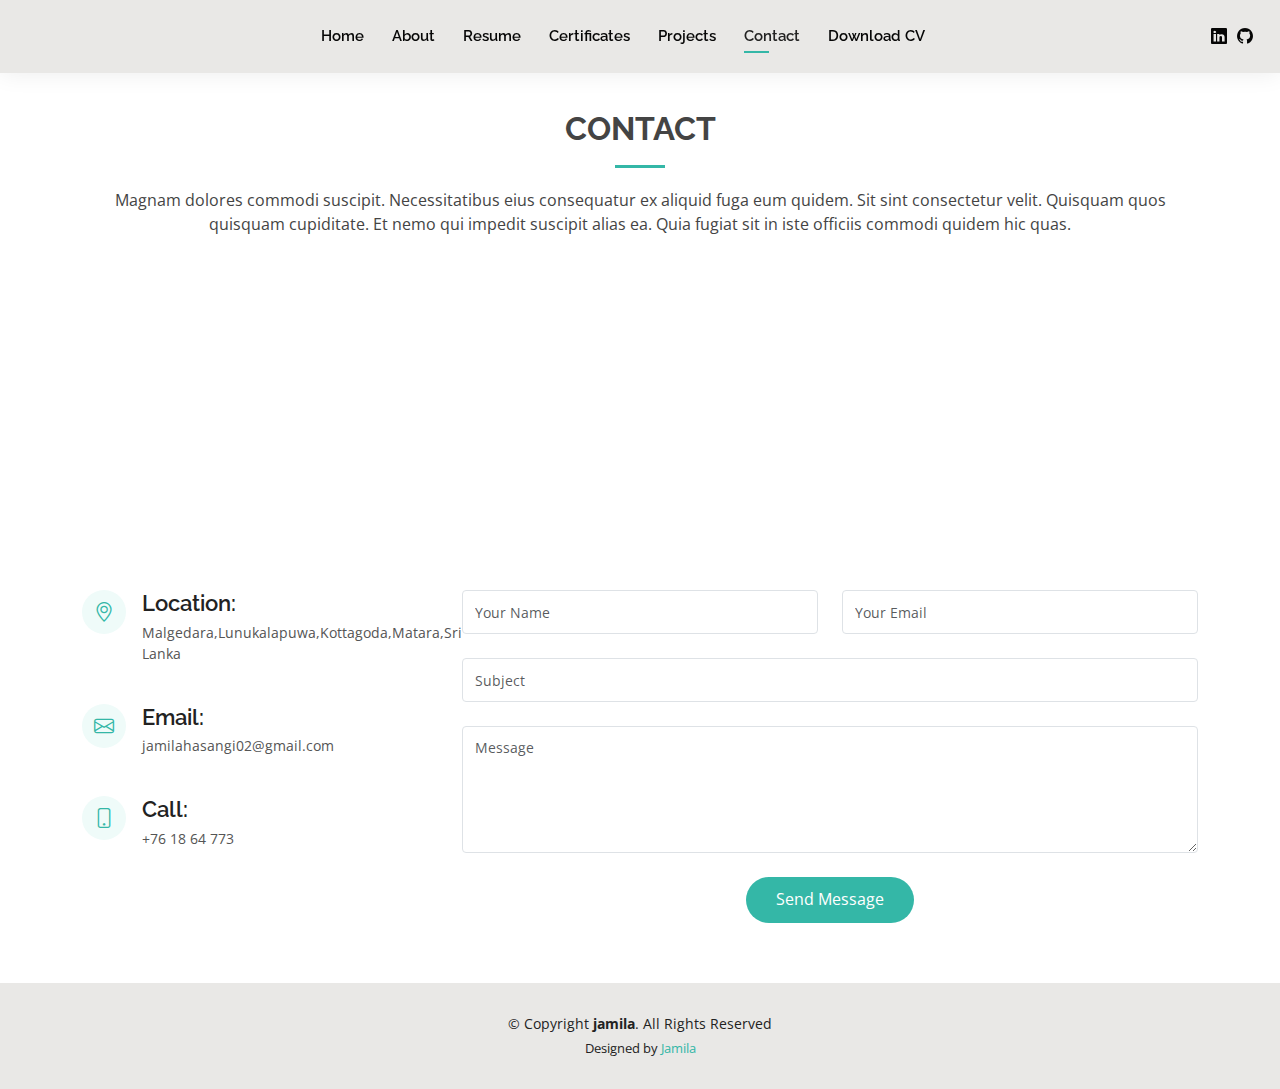
<file: contact.html>
<!DOCTYPE html>
<html lang="en">

<head>
  <meta charset="utf-8">
  <meta content="width=device-width, initial-scale=1.0" name="viewport">

  <title>Contact - Kelly Bootstrap Template</title>
  <meta content="" name="description">
  <meta content="" name="keywords">

  <!-- Favicons -->
  <link href="assets/img/favicon.png" rel="icon">
  <link href="assets/img/apple-touch-icon.png" rel="apple-touch-icon">

  <!-- Google Fonts -->
  <link href="https://fonts.googleapis.com/css?family=Open+Sans:300,300i,400,400i,600,600i,700,700i|Raleway:300,300i,400,400i,500,500i,600,600i,700,700i|Poppins:300,300i,400,400i,500,500i,600,600i,700,700i" rel="stylesheet">

  <!-- Vendor CSS Files -->
  <link href="assets/vendor/aos/aos.css" rel="stylesheet">
  <link href="assets/vendor/bootstrap/css/bootstrap.min.css" rel="stylesheet">
  <link href="assets/vendor/bootstrap-icons/bootstrap-icons.css" rel="stylesheet">
  <link href="assets/vendor/boxicons/css/boxicons.min.css" rel="stylesheet">
  <link href="assets/vendor/glightbox/css/glightbox.min.css" rel="stylesheet">
  <link href="assets/vendor/swiper/swiper-bundle.min.css" rel="stylesheet">

  <!-- Template Main CSS File -->
  <link href="assets/css/style.css" rel="stylesheet">

  <!-- =======================================================
  * Template Name: Kelly
  * Template URL: https://bootstrapmade.com/kelly-free-bootstrap-cv-resume-html-template/
  * Updated: Mar 17 2024 with Bootstrap v5.3.3
  * Author: BootstrapMade.com
  * License: https://bootstrapmade.com/license/
  ======================================================== -->
</head>

<body>

  <!-- ======= Header ======= -->
  <header id="header" class="fixed-top">
    <div class="container-fluid d-flex justify-content-between align-items-center">

      <h1 class="logo me-auto me-lg-0"><a href="index.html"></a></h1>
      <!-- Uncomment below if you prefer to use an image logo -->
      <!-- <a href="index.html" class="logo"><img src="assets/img/logo.png" alt="" class="img-fluid"></a>-->

      <nav id="navbar" class="navbar order-last order-lg-0">
        <ul>
          <li><a href="index.html">Home</a></li>
          <li><a href="about.html">About</a></li>
          <li><a href="resume.html">Resume</a></li>
          <li><a href="certificates.html">Certificates</a></li>
          <li><a href="projects.html">Projects</a></li>
          <li><a class="active" href="contact.html">Contact</a></li>
          <li><a href="assets/img/Jamila Hasangi (2).pdf" download>Download CV</a></li>
        </ul>
        <i class="bi bi-list mobile-nav-toggle"></i>
      </nav><!-- .navbar -->

      <div class="header-social-links">
        <a href="https://www.linkedin.com/in/jamilahasangi/" class="linkedin"><i class="bi bi-linkedin"></i></i></a>
        <a href="https://github.com/JamilaHasangi" class="Github"><i class="bi bi-github"></i></i></a>
      </div>

    </div>

  </header><!-- End Header -->

  <main id="main">

    <!-- ======= Contact Section ======= -->
    <section id="contact" class="contact">
      <div class="container" data-aos="fade-up">

        <div class="section-title">
          <h2>Contact</h2>
          <p>Magnam dolores commodi suscipit. Necessitatibus eius consequatur ex aliquid fuga eum quidem. Sit sint consectetur velit. Quisquam quos quisquam cupiditate. Et nemo qui impedit suscipit alias ea. Quia fugiat sit in iste officiis commodi quidem hic quas.</p>
        </div>

        <div>
          <iframe style="border:0; width: 100%; height: 270px;" src="https://www.google.com/maps/embed?pb=!1m14!1m8!1m3!1d12097.433213460943!2d-74.0062269!3d40.7101282!3m2!1i1024!2i768!4f13.1!3m3!1m2!1s0x0%3A0xb89d1fe6bc499443!2sDowntown+Conference+Center!5e0!3m2!1smk!2sbg!4v1539943755621" frameborder="0" allowfullscreen></iframe>
        </div>

        <div class="row mt-5">

          <div class="col-lg-4">
            <div class="info">
              <div class="address">
                <i class="bi bi-geo-alt"></i>
                <h4>Location:</h4>
                <p>Malgedara,Lunukalapuwa,Kottagoda,Matara,Sri Lanka</p>
              </div>

              <div class="email">
                <i class="bi bi-envelope"></i>
                <h4>Email:</h4>
                <p>jamilahasangi02@gmail.com</p>
              </div>

              <div class="phone">
                <i class="bi bi-phone"></i>
                <h4>Call:</h4>
                <p>+76 18 64 773</p>
              </div>

            </div>

          </div>

          <div class="col-lg-8 mt-5 mt-lg-0">

            <form action="forms/contact.php" method="post" role="form" class="php-email-form">
              <div class="row">
                <div class="col-md-6 form-group">
                  <input type="text" name="name" class="form-control" id="name" placeholder="Your Name" required>
                </div>
                <div class="col-md-6 form-group mt-3 mt-md-0">
                  <input type="email" class="form-control" name="email" id="email" placeholder="Your Email" required>
                </div>
              </div>
              <div class="form-group mt-3">
                <input type="text" class="form-control" name="subject" id="subject" placeholder="Subject" required>
              </div>
              <div class="form-group mt-3">
                <textarea class="form-control" name="message" rows="5" placeholder="Message" required></textarea>
              </div>
              <div class="my-3">
                <div class="loading">Loading</div>
                <div class="error-message"></div>
                <div class="sent-message">Your message has been sent. Thank you!</div>
              </div>
              <div class="text-center"><button type="submit">Send Message</button></div>
            </form>

          </div>

        </div>

      </div>
    </section><!-- End Contact Section -->

  </main><!-- End #main -->

  <!-- ======= Footer ======= -->
  <footer id="footer">
    <div class="container">
      <div class="copyright">
        &copy; Copyright <strong><span>jamila</span></strong>. All Rights Reserved
      </div>
      <div class="credits">
        <!-- All the links in the footer should remain intact. -->
        <!-- You can delete the links only if you purchased the pro version. -->
        <!-- Licensing information: https://bootstrapmade.com/license/ -->
        <!-- Purchase the pro version with working PHP/AJAX contact form: https://bootstrapmade.com/kelly-free-bootstrap-cv-resume-html-template/ -->
        Designed by <a href="https://bootstrapmade.com/">Jamila</a>
      </div>
    </div>
  </footer><!-- End  Footer -->

  <div id="preloader"></div>
  <a href="#" class="back-to-top d-flex align-items-center justify-content-center"><i class="bi bi-arrow-up-short"></i></a>

  <!-- Vendor JS Files -->
  <script src="assets/vendor/purecounter/purecounter_vanilla.js"></script>
  <script src="assets/vendor/aos/aos.js"></script>
  <script src="assets/vendor/bootstrap/js/bootstrap.bundle.min.js"></script>
  <script src="assets/vendor/glightbox/js/glightbox.min.js"></script>
  <script src="assets/vendor/isotope-layout/isotope.pkgd.min.js"></script>
  <script src="assets/vendor/swiper/swiper-bundle.min.js"></script>
  <script src="assets/vendor/waypoints/noframework.waypoints.js"></script>
  <script src="assets/vendor/php-email-form/validate.js"></script>

  <!-- Template Main JS File -->
  <script src="assets/js/main.js"></script>

</body>

</html>
</file>
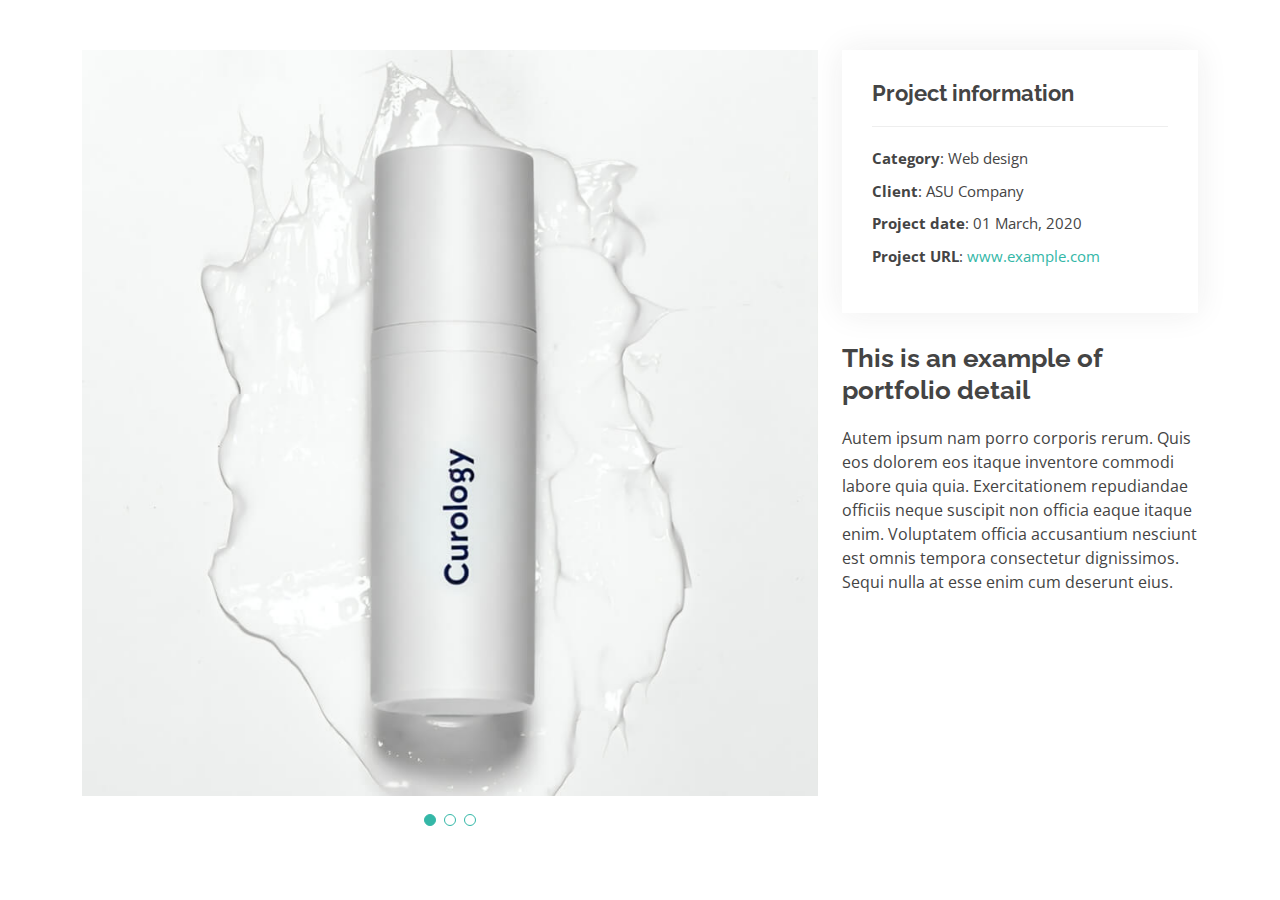
<file: portfolio-details.html>
<!DOCTYPE html>
<html lang="en">

<head>
  <meta charset="utf-8">
  <meta content="width=device-width, initial-scale=1.0" name="viewport">

  <title>Portfolio Details - Kelly Bootstrap Template</title>
  <meta content="" name="description">
  <meta content="" name="keywords">

  <!-- Favicons -->
  <link href="assets/img/favicon.png" rel="icon">
  <link href="assets/img/apple-touch-icon.png" rel="apple-touch-icon">

  <!-- Google Fonts -->
  <link href="https://fonts.googleapis.com/css?family=Open+Sans:300,300i,400,400i,600,600i,700,700i|Raleway:300,300i,400,400i,500,500i,600,600i,700,700i|Poppins:300,300i,400,400i,500,500i,600,600i,700,700i" rel="stylesheet">

  <!-- Vendor CSS Files -->
  <link href="assets/vendor/aos/aos.css" rel="stylesheet">
  <link href="assets/vendor/bootstrap/css/bootstrap.min.css" rel="stylesheet">
  <link href="assets/vendor/bootstrap-icons/bootstrap-icons.css" rel="stylesheet">
  <link href="assets/vendor/boxicons/css/boxicons.min.css" rel="stylesheet">
  <link href="assets/vendor/glightbox/css/glightbox.min.css" rel="stylesheet">
  <link href="assets/vendor/swiper/swiper-bundle.min.css" rel="stylesheet">

  <!-- Template Main CSS File -->
  <link href="assets/css/style.css" rel="stylesheet">

  <!-- =======================================================
  * Template Name: Kelly
  * Template URL: https://bootstrapmade.com/kelly-free-bootstrap-cv-resume-html-template/
  * Updated: Mar 17 2024 with Bootstrap v5.3.3
  * Author: BootstrapMade.com
  * License: https://bootstrapmade.com/license/
  ======================================================== -->
</head>

<body>

  <main id="main">

    <!-- ======= Portfolio Details Section ======= -->
    <section id="portfolio-details" class="portfolio-details">
      <div class="container">

        <div class="row gy-4">

          <div class="col-lg-8">
            <div class="portfolio-details-slider swiper">
              <div class="swiper-wrapper align-items-center">

                <div class="swiper-slide">
                  <img src="assets/img/portfolio/portfolio-1.jpg" alt="">
                </div>

                <div class="swiper-slide">
                  <img src="assets/img/portfolio/portfolio-2.jpg" alt="">
                </div>

                <div class="swiper-slide">
                  <img src="assets/img/portfolio/portfolio-3.jpg" alt="">
                </div>

              </div>
              <div class="swiper-pagination"></div>
            </div>
          </div>

          <div class="col-lg-4">
            <div class="portfolio-info">
              <h3>Project information</h3>
              <ul>
                <li><strong>Category</strong>: Web design</li>
                <li><strong>Client</strong>: ASU Company</li>
                <li><strong>Project date</strong>: 01 March, 2020</li>
                <li><strong>Project URL</strong>: <a href="#">www.example.com</a></li>
              </ul>
            </div>
            <div class="portfolio-description">
              <h2>This is an example of portfolio detail</h2>
              <p>
                Autem ipsum nam porro corporis rerum. Quis eos dolorem eos itaque inventore commodi labore quia quia. Exercitationem repudiandae officiis neque suscipit non officia eaque itaque enim. Voluptatem officia accusantium nesciunt est omnis tempora consectetur dignissimos. Sequi nulla at esse enim cum deserunt eius.
              </p>
            </div>
          </div>

        </div>

      </div>
    </section><!-- End Portfolio Details Section -->

  </main><!-- End #main -->

  <div id="preloader"></div>
  <a href="#" class="back-to-top d-flex align-items-center justify-content-center"><i class="bi bi-arrow-up-short"></i></a>

  <!-- Vendor JS Files -->
  <script src="assets/vendor/purecounter/purecounter_vanilla.js"></script>
  <script src="assets/vendor/aos/aos.js"></script>
  <script src="assets/vendor/bootstrap/js/bootstrap.bundle.min.js"></script>
  <script src="assets/vendor/glightbox/js/glightbox.min.js"></script>
  <script src="assets/vendor/isotope-layout/isotope.pkgd.min.js"></script>
  <script src="assets/vendor/swiper/swiper-bundle.min.js"></script>
  <script src="assets/vendor/waypoints/noframework.waypoints.js"></script>
  <script src="assets/vendor/php-email-form/validate.js"></script>

  <!-- Template Main JS File -->
  <script src="assets/js/main.js"></script>

</body>

</html>
</file>
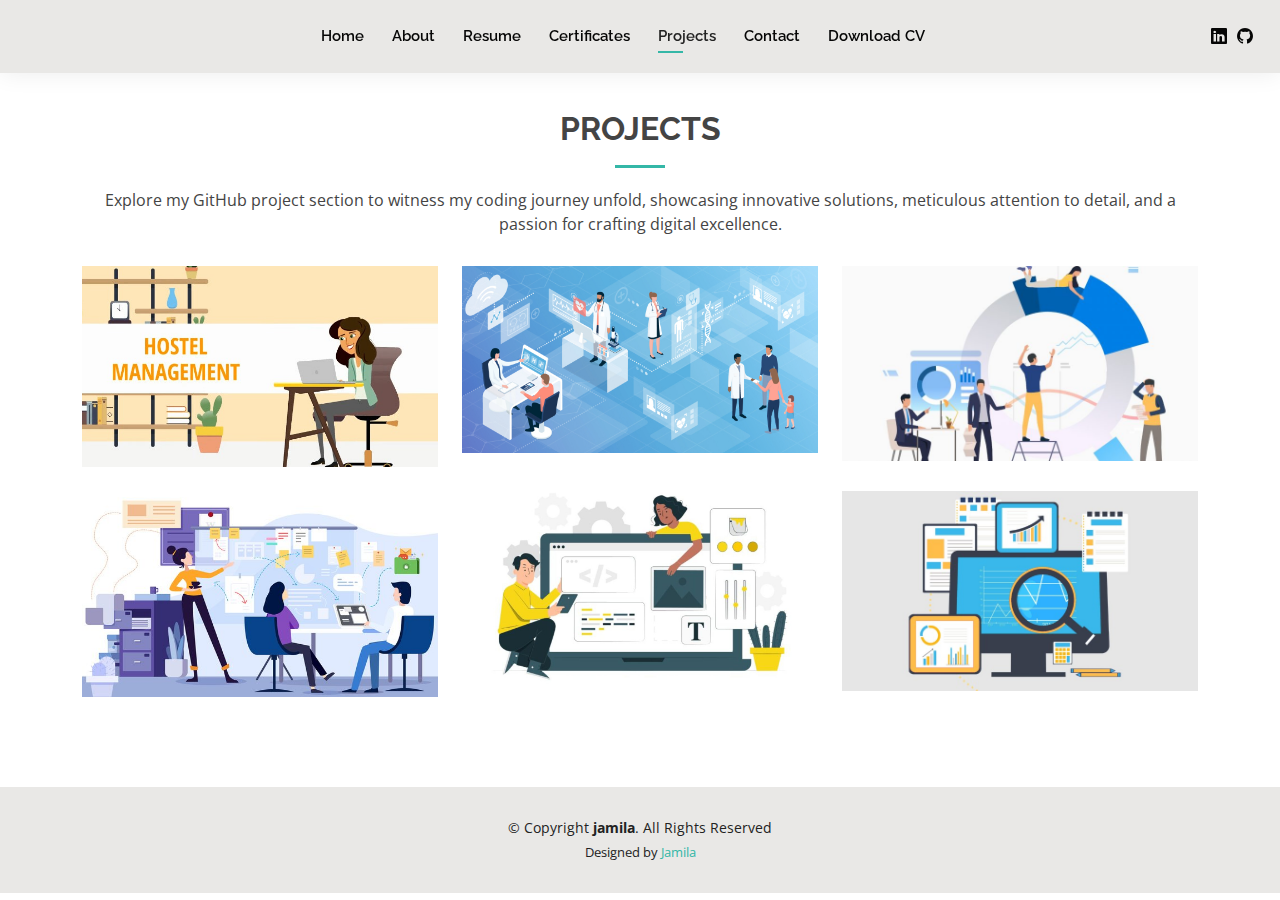
<file: projects.html>
<!DOCTYPE html>
<html lang="en">

<head>
  <meta charset="utf-8">
  <meta content="width=device-width, initial-scale=1.0" name="viewport">

  <title>Portfolio - Kelly Bootstrap Template</title>
  <meta content="" name="description">
  <meta content="" name="keywords">

  <!-- Favicons -->
  <link href="assets/img/favicon.png" rel="icon">
  <link href="assets/img/apple-touch-icon.png" rel="apple-touch-icon">

  <!-- Google Fonts -->
  <link href="https://fonts.googleapis.com/css?family=Open+Sans:300,300i,400,400i,600,600i,700,700i|Raleway:300,300i,400,400i,500,500i,600,600i,700,700i|Poppins:300,300i,400,400i,500,500i,600,600i,700,700i" rel="stylesheet">

  <!-- Vendor CSS Files -->
  <link href="assets/vendor/aos/aos.css" rel="stylesheet">
  <link href="assets/vendor/bootstrap/css/bootstrap.min.css" rel="stylesheet">
  <link href="assets/vendor/bootstrap-icons/bootstrap-icons.css" rel="stylesheet">
  <link href="assets/vendor/boxicons/css/boxicons.min.css" rel="stylesheet">
  <link href="assets/vendor/glightbox/css/glightbox.min.css" rel="stylesheet">
  <link href="assets/vendor/swiper/swiper-bundle.min.css" rel="stylesheet">

  <!-- Template Main CSS File -->
  <link href="assets/css/style.css" rel="stylesheet">

  <!-- =======================================================
  * Template Name: Kelly
  * Template URL: https://bootstrapmade.com/kelly-free-bootstrap-cv-resume-html-template/
  * Updated: Mar 17 2024 with Bootstrap v5.3.3
  * Author: BootstrapMade.com
  * License: https://bootstrapmade.com/license/
  ======================================================== -->
</head>

<body>

  <!-- ======= Header ======= -->
  <header id="header" class="fixed-top">
    <div class="container-fluid d-flex justify-content-between align-items-center">

      <h1 class="logo me-auto me-lg-0"><a href="index.html"></a></h1>
      <!-- Uncomment below if you prefer to use an image logo -->
      <!-- <a href="index.html" class="logo"><img src="assets/img/logo.png" alt="" class="img-fluid"></a>-->

      <nav id="navbar" class="navbar order-last order-lg-0">
        <ul>
          <li><a href="index.html">Home</a></li>
          <li><a href="about.html">About</a></li>
          <li><a href="resume.html">Resume</a></li>
          <li><a href="certificates.html">Certificates</a></li>
          <li><a class="active" href="projects.html">Projects</a></li>
          <li><a href="contact.html">Contact</a></li>
          <li><a href="assets/img/Jamila Hasangi (2).pdf" download>Download CV</a></li>
        </ul>
        <i class="bi bi-list mobile-nav-toggle"></i>
      </nav><!-- .navbar -->

      <div class="header-social-links">
        <a href="https://www.linkedin.com/in/jamilahasangi/" class="linkedin"><i class="bi bi-linkedin"></i></i></a>
        <a href="https://github.com/JamilaHasangi" class="Github"><i class="bi bi-github"></i></i></a>
      </div>

    </div>

  </header><!-- End Header -->

  <main id="main">

    <!-- ======= Portfolio Section ======= -->
    <section id="portfolio" class="portfolio">
      <div class="container" data-aos="fade-up">

        <div class="section-title">
          <h2>Projects</h2>
          <p>Explore my GitHub project section to witness my coding journey unfold, showcasing innovative solutions, meticulous attention to detail, and a passion for crafting digital excellence.</p>
        </div>

        <div class="row" data-aos="fade-up" data-aos-delay="100">
          <div class="col-lg-12 d-flex justify-content-center">
          </div>
        </div>

        <div class="row portfolio-container" data-aos="fade-up" data-aos-delay="200">


          <div class="col-lg-4 col-md-6 portfolio-item filter-card">
            <div class="portfolio-wrap">
              <img src="assets/img/7.jpg" class="img-fluid" alt="">
              <div class="portfolio-info">
                <p>Hostel Complain Management System</p>
                <div class="portfolio-links">
                  <a href="assets/img/7.jpg" data-gallery="portfolioGallery" class="portfolio-lightbox" title="Hostel Complain Management System"><i class="bx bx-plus"></i></a>
                  <a href="https://github.com/JamilaHasangi/Hostel-Complain-Management-System" ><i class="bx bx-link"></i></a>
                </div>
              </div>
            </div>
          </div>

          <div class="col-lg-4 col-md-6 portfolio-item filter-card">
            <div class="portfolio-wrap">
              <img src="assets/img/2.jpg" class="img-fluid" alt="">
              <div class="portfolio-info">
                <p>Medical Center Management System</p>
                <div class="portfolio-links">
                  <a href="assets/img/2.jpg" data-gallery="portfolioGallery" class="portfolio-lightbox" title="Medical Center Management System"><i class="bx bx-plus"></i></a>
                  <a href="https://github.com/JamilaHasangi/mcms_web"  ><i class="bx bx-link"></i></a>
                </div>
              </div>
            </div>
          </div>

          <div class="col-lg-4 col-md-6 portfolio-item filter-card">
            <div class="portfolio-wrap">
              <img src="assets/img/3.jpg" class="img-fluid" alt="">
              <div class="portfolio-info">
                <p>Stocks Portfolio Management System</p>
                <div class="portfolio-links">
                  <a href="assets/img/3.jpg" data-gallery="portfolioGallery" class="portfolio-lightbox" title="Stocks Portfolio Management System"><i class="bx bx-plus"></i></a>
                  <a href="https://github.com/JamilaHasangi/stocks-portfolio-management-system"  ><i class="bx bx-link"></i></a>
                </div>
              </div>
            </div>
          </div>
 
          <div class="col-lg-4 col-md-6 portfolio-item filter-card">
            <div class="portfolio-wrap">
              <img src="assets/img/4.jpg" class="img-fluid" alt="">
              <div class="portfolio-info">
                <p>IotCrop Management System</p>
                <div class="portfolio-links">
                  <a href="assets/img/4.jpg" data-gallery="portfolioGallery" class="portfolio-lightbox" title="IotCrop Management System"><i class="bx bx-plus"></i></a>
                  <a href="https://github.com/JamilaHasangi/iotcorp" ><i class="bx bx-link"></i></a>
                </div>
              </div>
            </div>
          </div>
  
          <div class="col-lg-4 col-md-6 portfolio-item filter-card">
            <div class="portfolio-wrap">
              <img src="assets/img/5.jpg" class="img-fluid" alt="">
              <div class="portfolio-info">
                <p>E-Shopping Management System</p>
                <div class="portfolio-links">
                  <a href="assets/img/5.jpg" data-gallery="portfolioGallery" class="portfolio-lightbox" title="E-Shopping Management System"><i class="bx bx-plus"></i></a>
                  <a href="https://github.com/JamilaHasangi/ICT2123-MiniProject"><i class="bx bx-link"></i></a>
                </div>
              </div>
            </div>
          </div>

          <div class="col-lg-4 col-md-6 portfolio-item filter-card">
            <div class="portfolio-wrap">
              <img src="assets/img/8.jpg" class="img-fluid" alt="">
              <div class="portfolio-info">
                <p>Chat Application System</p>
                <div class="portfolio-links">
                  <a href="assets/img/8.jpg" data-gallery="portfolioGallery" class="portfolio-lightbox" title="Chat Application System"><i class="bx bx-plus"></i></a>
                  <a href="https://github.com/JamilaHasangi/APIJ-Mini-Project" ><i class="bx bx-link"></i></a>
                </div>
              </div>
            </div>
          </div>

        </div>

      </div>
    </section><!-- End Portfolio Section -->

  </main><!-- End #main -->

  <!-- ======= Footer ======= -->
  <footer id="footer">
    <div class="container">
      <div class="copyright">
        &copy; Copyright <strong><span>jamila</span></strong>. All Rights Reserved
      </div>
      <div class="credits">
        <!-- All the links in the footer should remain intact. -->
        <!-- You can delete the links only if you purchased the pro version. -->
        <!-- Licensing information: https://bootstrapmade.com/license/ -->
        <!-- Purchase the pro version with working PHP/AJAX contact form: https://bootstrapmade.com/kelly-free-bootstrap-cv-resume-html-template/ -->
        Designed by <a href="https://bootstrapmade.com/">Jamila</a>
      </div>
    </div>
  </footer><!-- End  Footer -->

  <div id="preloader"></div>
  <a href="#" class="back-to-top d-flex align-items-center justify-content-center"><i class="bi bi-arrow-up-short"></i></a>

  <!-- Vendor JS Files -->
  <script src="assets/vendor/purecounter/purecounter_vanilla.js"></script>
  <script src="assets/vendor/aos/aos.js"></script>
  <script src="assets/vendor/bootstrap/js/bootstrap.bundle.min.js"></script>
  <script src="assets/vendor/glightbox/js/glightbox.min.js"></script>
  <script src="assets/vendor/isotope-layout/isotope.pkgd.min.js"></script>
  <script src="assets/vendor/swiper/swiper-bundle.min.js"></script>
  <script src="assets/vendor/waypoints/noframework.waypoints.js"></script>
  <script src="assets/vendor/php-email-form/validate.js"></script>

  <!-- Template Main JS File -->
  <script src="assets/js/main.js"></script>

</body>

</html>
</file>
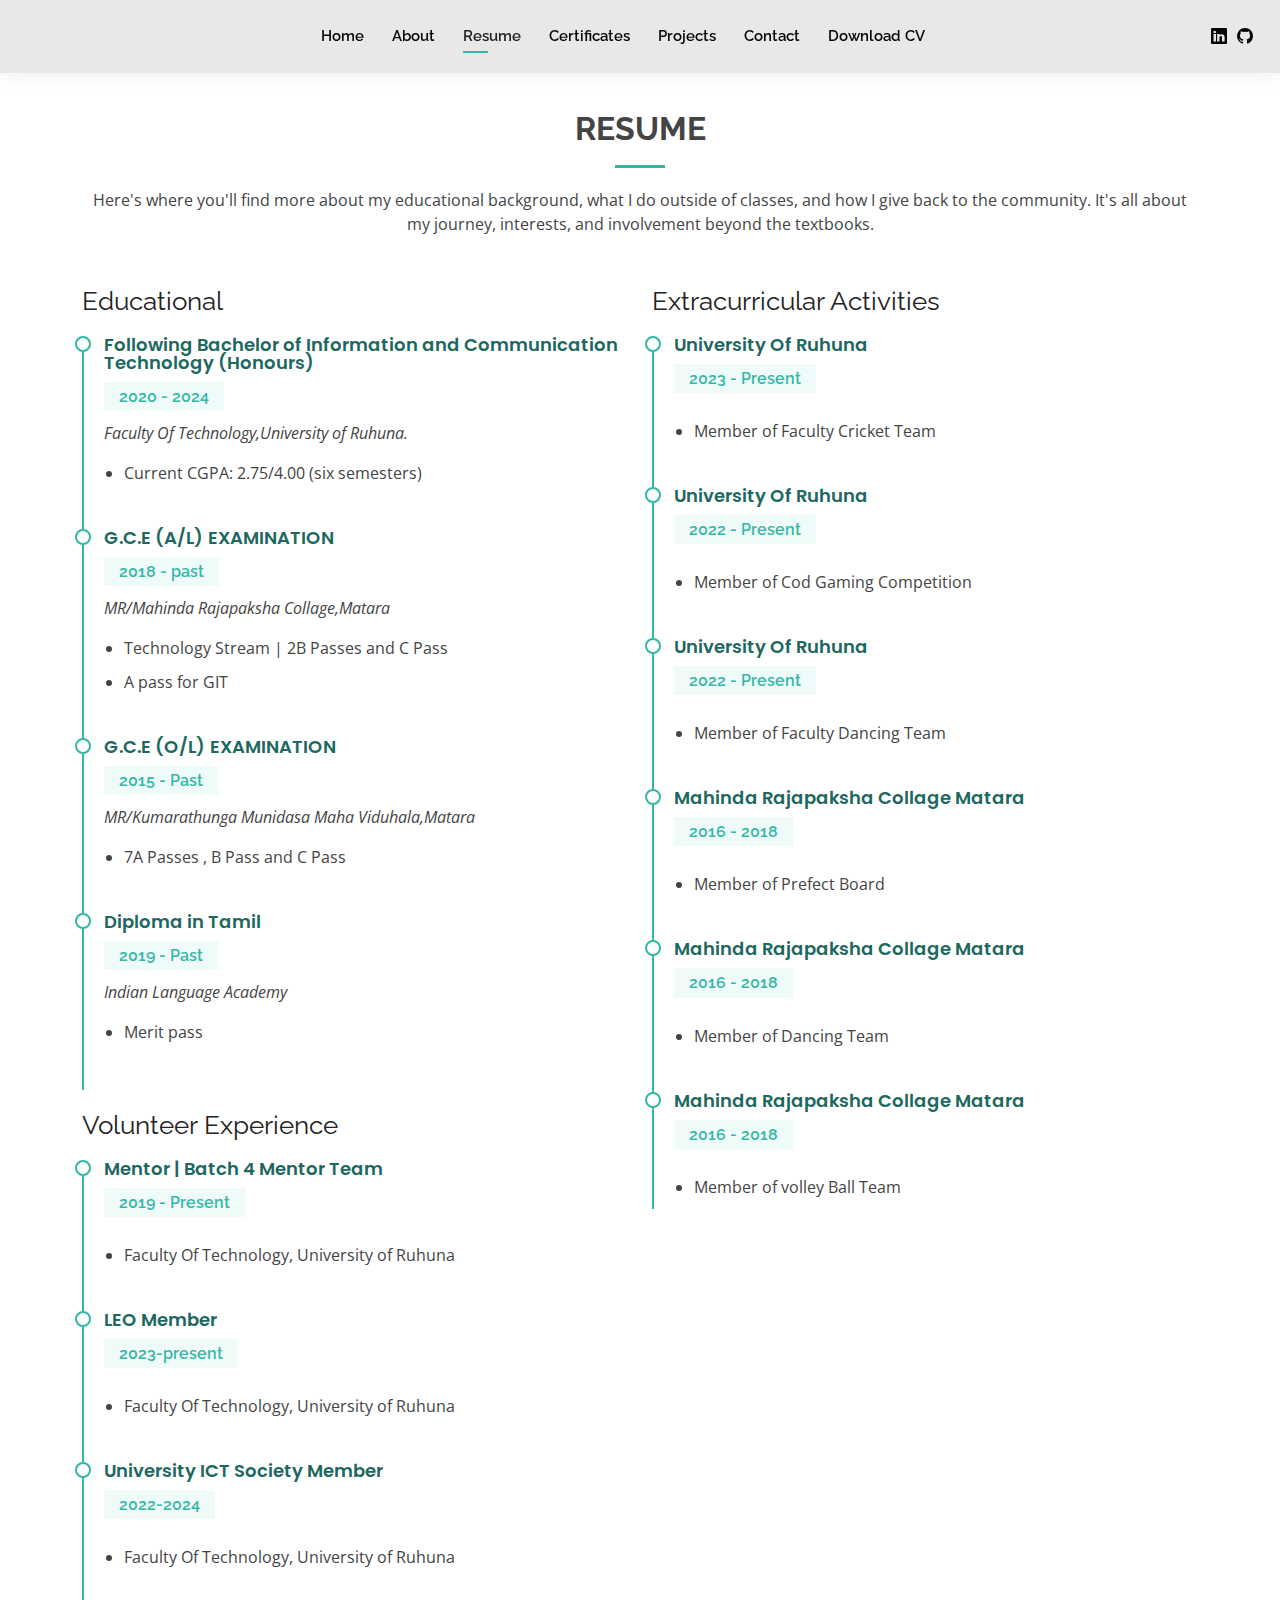
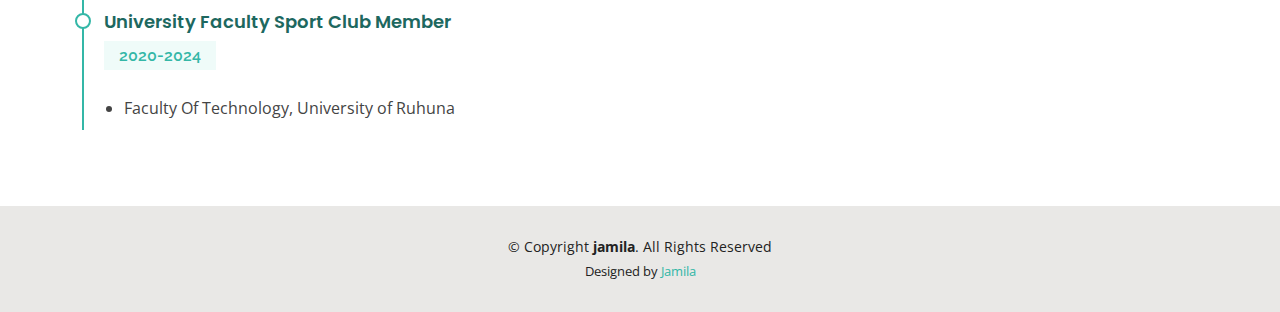
<file: resume.html>
<!DOCTYPE html>
<html lang="en">

<head>
  <meta charset="utf-8">
  <meta content="width=device-width, initial-scale=1.0" name="viewport">

  <title>Resume - Jamila Bootstrap Template</title>
  <meta content="" name="description">
  <meta content="" name="keywords">

  <!-- Favicons -->
  <link href="assets/img/favicon.png" rel="icon">
  <link href="assets/img/apple-touch-icon.png" rel="apple-touch-icon">

  <!-- Google Fonts -->
  <link href="https://fonts.googleapis.com/css?family=Open+Sans:300,300i,400,400i,600,600i,700,700i|Raleway:300,300i,400,400i,500,500i,600,600i,700,700i|Poppins:300,300i,400,400i,500,500i,600,600i,700,700i" rel="stylesheet">

  <!-- Vendor CSS Files -->
  <link href="assets/vendor/aos/aos.css" rel="stylesheet">
  <link href="assets/vendor/bootstrap/css/bootstrap.min.css" rel="stylesheet">
  <link href="assets/vendor/bootstrap-icons/bootstrap-icons.css" rel="stylesheet">
  <link href="assets/vendor/boxicons/css/boxicons.min.css" rel="stylesheet">
  <link href="assets/vendor/glightbox/css/glightbox.min.css" rel="stylesheet">
  <link href="assets/vendor/swiper/swiper-bundle.min.css" rel="stylesheet">

  <!-- Template Main CSS File -->
  <link href="assets/css/style.css" rel="stylesheet">

  <!-- =======================================================
  * Template Name: Kelly
  * Template URL: https://bootstrapmade.com/kelly-free-bootstrap-cv-resume-html-template/
  * Updated: Mar 17 2024 with Bootstrap v5.3.3
  * Author: BootstrapMade.com
  * License: https://bootstrapmade.com/license/
  ======================================================== -->
</head>

<body>

  <!-- ======= Header ======= -->
  <header id="header" class="fixed-top">
    <div class="container-fluid d-flex justify-content-between align-items-center">

      <h1 class="logo me-auto me-lg-0"><a href="index.html"></a></h1>
      <!-- Uncomment below if you prefer to use an image logo -->
      <!-- <a href="index.html" class="logo"><img src="assets/img/logo.png" alt="" class="img-fluid"></a>-->

      <nav id="navbar" class="navbar order-last order-lg-0">
        <ul>
          <li><a href="index.html">Home</a></li>
          <li><a href="about.html">About</a></li>
          <li><a class="active" href="resume.html">Resume</a></li>
          <li><a href="certificates.html">Certificates</a></li>
          <li><a href="projects.html">Projects</a></li>
          <li><a href="contact.html">Contact</a></li>
          <li><a href="assets/img/Jamila Hasangi (2).pdf" download>Download CV</a></li>
        </ul>
        <i class="bi bi-list mobile-nav-toggle"></i>
      </nav><!-- .navbar -->

      <div class="header-social-links">
        <a href="https://www.linkedin.com/in/jamilahasangi/" class="linkedin"><i class="bi bi-linkedin"></i></i></a>
        <a href="https://github.com/JamilaHasangi" class="Github"><i class="bi bi-github"></i></i></a>
      </div>

    </div>

  </header><!-- End Header -->

  <main id="main">

    <!-- ======= Resume Section ======= -->
    <section id="resume" class="resume">
      <div class="container" data-aos="fade-up">

        <div class="section-title">
          <h2>Resume</h2>
          <p>Here's where you'll find more about my educational background, what I do outside of classes, and how I give back to the community. It's all about my journey, interests, and involvement beyond the textbooks.</p>
        </div>

        <div class="row">
          <div class="col-lg-6">
            <h3 class="resume-title">Educational</h3>
            <div class="resume-item">
              <h4>Following Bachelor of Information and Communication 
                Technology (Honours)</h4>
              <h5>2020 - 2024</h5>
              <p><em>Faculty Of Technology,University of Ruhuna.</em></p>
              <p>
              <ul>
                <li>Current CGPA: 2.75/4.00 (six semesters)</li>
              </ul>
              </p>
            </div>
            <div class="resume-item">
              <h4>G.C.E (A/L) EXAMINATION</h4>
              <h5>2018 - past</h5>
              <p><em>MR/Mahinda Rajapaksha Collage,Matara</em></p>
              <p>
              <ul>
                <li>Technology Stream | 2B Passes and C Pass</li>
                <li> A pass for GIT</li>
              </ul>
              </p>
            </div>
            <div class="resume-item">
              <h4> G.C.E (O/L) EXAMINATION</h4>
              <h5>2015 - Past</h5>
              <p><em>MR/Kumarathunga Munidasa Maha Viduhala,Matara</em></p>
              <p>
              <ul>
                <li> 7A Passes , B Pass and C Pass</li>
              </ul>
              </p>
            </div>
            <div class="resume-item">
              <h4> Diploma in Tamil</h4>
              <h5>2019 - Past</h5>
              <p><em>Indian Language Academy</em></p>
              <p>
              <ul>
                <li> Merit pass</li>
              </ul>
              </p>
            </div>


            <h3 class="resume-title">Volunteer Experience</h3>
            <div class="resume-item">
              <h4>Mentor | Batch 4 Mentor Team</h4>
              <h5>2019 - Present</h5>
              <p>
                <ul>
                  <li> Faculty Of Technology, University of Ruhuna</li>
                </ul>
                </p>
            </div>
            <div class="resume-item">
              <h4>LEO Member</h4>
              <h5>2023-present</h5>
              <p>
                <ul>
                  <li> Faculty Of Technology, University of Ruhuna</li>
                </ul>
                </p>
            </div>
            <div class="resume-item">
              <h4>University ICT Society Member</h4>
              <h5>2022-2024</h5>
              <p>
                <ul>
                  <li> Faculty Of Technology, University of Ruhuna</li>
                </ul>
                </p>
            </div>
            <div class="resume-item">
              <h4>University Faculty Sport Club Member</h4>
              <h5>2020-2024</h5>
              <p>
                <ul>
                  <li> Faculty Of Technology, University of Ruhuna</li>
                </ul>
                </p>
            </div>
          </div>
          <div class="col-lg-6">
            <h3 class="resume-title">Extracurricular Activities</h3>
            <div class="resume-item">
              <h4>University Of Ruhuna</h4>
              <h5>2023 - Present</h5>
              <p>
              <ul>
                <li>Member of Faculty Cricket Team</li>
              </ul>
              </p>
            </div>
            <div class="resume-item">
              <h4>University Of Ruhuna</h4>
              <h5>2022 - Present</h5>
              <p>
              <ul>
                <li>Member of Cod Gaming Competition</li>
              </ul>
              </p>
            </div>
            <div class="resume-item">
              <h4>University Of Ruhuna</h4>
              <h5>2022 - Present</h5>
              <p>
              <ul>
                <li>Member of Faculty Dancing Team</li>
              </ul>
              </p>
            </div>
            <div class="resume-item">
              <h4>Mahinda Rajapaksha Collage Matara</h4>
              <h5>2016 - 2018</h5>
              <p>
              <ul>
                <li>Member of Prefect Board</li>
              </ul>
              </p>
            </div>
            <div class="resume-item">
              <h4>Mahinda Rajapaksha Collage Matara</h4>
              <h5>2016 - 2018</h5>
              <p>
              <ul>
                <li>Member of Dancing Team</li>
              </ul>
              </p>
            </div>
            <div class="resume-item">
              <h4>Mahinda Rajapaksha Collage Matara</h4>
              <h5>2016 - 2018</h5>
              <p>
              <ul>
                <li>Member of volley Ball Team</li>
              </ul>
              </p>
            </div>
          </div>
        </div>

      </div>
    </section><!-- End Resume Section -->

  </main><!-- End #main -->

  <!-- ======= Footer ======= -->
  <footer id="footer">
    <div class="container">
      <div class="copyright">
        &copy; Copyright <strong><span>jamila</span></strong>. All Rights Reserved
      </div>
      <div class="credits">
        <!-- All the links in the footer should remain intact. -->
        <!-- You can delete the links only if you purchased the pro version. -->
        <!-- Licensing information: https://bootstrapmade.com/license/ -->
        <!-- Purchase the pro version with working PHP/AJAX contact form: https://bootstrapmade.com/kelly-free-bootstrap-cv-resume-html-template/ -->
        Designed by <a href="https://bootstrapmade.com/">Jamila</a>
      </div>
    </div>
  </footer><!-- End  Footer -->

  <div id="preloader"></div>
  <a href="#" class="back-to-top d-flex align-items-center justify-content-center"><i class="bi bi-arrow-up-short"></i></a>

  <!-- Vendor JS Files -->
  <script src="assets/vendor/purecounter/purecounter_vanilla.js"></script>
  <script src="assets/vendor/aos/aos.js"></script>
  <script src="assets/vendor/bootstrap/js/bootstrap.bundle.min.js"></script>
  <script src="assets/vendor/glightbox/js/glightbox.min.js"></script>
  <script src="assets/vendor/isotope-layout/isotope.pkgd.min.js"></script>
  <script src="assets/vendor/swiper/swiper-bundle.min.js"></script>
  <script src="assets/vendor/waypoints/noframework.waypoints.js"></script>
  <script src="assets/vendor/php-email-form/validate.js"></script>

  <!-- Template Main JS File -->
  <script src="assets/js/main.js"></script>

</body>

</html>
</file>
<file: assets/css/style.css>
/**
* Template Name: Jamila
* Template URL: https://bootstrapmade.com/kelly-free-bootstrap-cv-resume-html-template/
* Updated: Mar 17 2024 with Bootstrap v5.3.3
* Author: BootstrapMade.com
* License: https://bootstrapmade.com/license/
*/

/*--------------------------------------------------------------
# General
--------------------------------------------------------------*/
body {
  font-family: "Open Sans", sans-serif;
  color: #444444;
}

a {
  color: #34b7a7;
  text-decoration: none;
}

a:hover {
  color: #51cdbe;
  text-decoration: none;
}

h1,
h2,
h3,
h4,
h5,
h6 {
  font-family: "Raleway", sans-serif;
}

#main {
  margin-top: 50px;
}

@media (max-width: 992px) {
  #main {
    margin-top: 30px;
  }
}

/*--------------------------------------------------------------
# Preloader
--------------------------------------------------------------*/
#preloader {
  position: fixed;
  top: 0;
  left: 0;
  right: 0;
  bottom: 0;
  z-index: 9999;
  overflow: hidden;
  background: #ffffff;
}

#preloader:before {
  content: "";
  position: fixed;
  top: calc(50% - 30px);
  left: calc(50% - 30px);
  border: 6px solid #34b7a7;
  border-top-color: #dcf5f2;
  border-radius: 50%;
  width: 60px;
  height: 60px;
  animation: animate-preloader 1s linear infinite;
}

@keyframes animate-preloader {
  0% {
    transform: rotate(0deg);
  }

  100% {
    transform: rotate(360deg);
  }
}

/*--------------------------------------------------------------
# Back to top button
--------------------------------------------------------------*/
.back-to-top {
  position: fixed;
  visibility: hidden;
  opacity: 0;
  right: 15px;
  bottom: 15px;
  z-index: 996;
  background: #34b7a7;
  width: 40px;
  height: 40px;
  border-radius: 50px;
  transition: all 0.4s;
}

.back-to-top i {
  font-size: 24px;
  color: #fff;
  line-height: 0;
}

.back-to-top:hover {
  background: #49cbbb;
  color: #fff;
}

.back-to-top.active {
  visibility: visible;
  opacity: 1;
}

/*--------------------------------------------------------------
# Header
--------------------------------------------------------------*/
#header {
  background: #e9e8e6;
  box-shadow: 0px 0px 25px 0 rgba(0, 0, 0, 0.08);
  z-index: 997;
  padding: 15px 0;
}

#header .logo {
  font-size: 32px;
  margin: 0;
  padding: 0;
  line-height: 1;
  font-weight: 400;
  letter-spacing: 2px;
  text-transform: uppercase;
}

#header .logo a {
  color: #222222;
}

#header .logo img {
  max-height: 40px;
}

@media (max-width: 992px) {
  #header .logo {
    font-size: 28px;
  }
}

/*--------------------------------------------------------------
# Header Social Links
--------------------------------------------------------------*/
.header-social-links {
  padding-right: 15px;
}

.header-social-links a {
  color: #060606;
  padding-left: 6px;
  display: inline-block;
  line-height: 0px;
  transition: 0.3s;
  font-size: 16px;
}

.header-social-links a:hover {
  color: #34b7a7;
}

/*--------------------------------------------------------------
# Navigation Menu
--------------------------------------------------------------*/
/**
* Desktop Navigation 
*/
.navbar {
  padding: 0;
}

.navbar ul {
  margin: 0;
  padding: 0;
  display: flex;
  list-style: none;
  align-items: center;
}

.navbar li {
  position: relative;
  padding: 10px 0 10px 28px;
}

.navbar a,
.navbar a:focus {
  display: flex;
  align-items: center;
  justify-content: space-between;
  font-family: "Raleway", sans-serif;
  font-size: 15px;
  font-weight: 600;
  color: #060606;
  white-space: nowrap;
  transition: 0.3s;
  position: relative;
}

.navbar a i,
.navbar a:focus i {
  font-size: 12px;
  line-height: 0;
  margin-left: 5px;
}

.navbar>ul>li>a:before {
  content: "";
  position: absolute;
  width: 0;
  height: 2px;
  bottom: -5px;
  left: 0;
  background-color: #34b7a7;
  visibility: hidden;
  width: 0px;
  transition: all 0.3s ease-in-out 0s;
}

.navbar a:hover:before,
.navbar li:hover>a:before,
.navbar .active:before {
  visibility: visible;
  width: 25px;
}

.navbar a:hover,
.navbar .active,
.navbar .active:focus,
.navbar li:hover>a {
  color: #222222;
}

.navbar .dropdown ul {
  display: block;
  position: absolute;
  left: 14px;
  top: calc(100% + 30px);
  margin: 0;
  padding: 10px 0;
  z-index: 99;
  opacity: 0;
  visibility: hidden;
  background: #fff;
  box-shadow: 0px 0px 30px rgba(9, 161, 98, 0.25);
  transition: 0.3s;
  border-radius: 4px;
}

.navbar .dropdown ul li {
  min-width: 200px;
  padding: 0;
}

.navbar .dropdown ul a {
  padding: 10px 20px;
  font-size: 15px;
  text-transform: none;
  font-weight: 600;
}

.navbar .dropdown ul a i {
  font-size: 12px;
}

.navbar .dropdown ul a:hover,
.navbar .dropdown ul .active:hover,
.navbar .dropdown ul li:hover>a {
  color: #34b7a7;
}

.navbar .dropdown:hover>ul {
  opacity: 1;
  top: 100%;
  visibility: visible;
}

.navbar .dropdown .dropdown ul {
  top: 0;
  left: calc(100% - 30px);
  visibility: hidden;
}

.navbar .dropdown .dropdown:hover>ul {
  opacity: 1;
  top: 0;
  left: 100%;
  visibility: visible;
}

@media (max-width: 1366px) {
  .navbar .dropdown .dropdown ul {
    left: -90%;
  }

  .navbar .dropdown .dropdown:hover>ul {
    left: -100%;
  }
}

/**
* Mobile Navigation 
*/
.mobile-nav-toggle {
  color: #222222;
  font-size: 28px;
  cursor: pointer;
  display: none;
  line-height: 0;
  transition: 0.5s;
}

.mobile-nav-toggle.bi-x {
  color: #fff;
}

@media (max-width: 991px) {
  .mobile-nav-toggle {
    display: block;
  }

  .navbar ul {
    display: none;
  }
}

.navbar-mobile {
  position: fixed;
  overflow: hidden;
  top: 0;
  right: 0;
  left: 0;
  bottom: 0;
  background: rgba(9, 9, 9, 0.9);
  transition: 0.3s;
  z-index: 999;
}

.navbar-mobile .mobile-nav-toggle {
  position: absolute;
  top: 15px;
  right: 15px;
}

.navbar-mobile ul {
  display: block;
  position: absolute;
  top: 55px;
  right: 15px;
  bottom: 15px;
  left: 15px;
  padding: 10px 0;
  border-radius: 10px;
  background-color: #05c471;
  overflow-y: auto;
  transition: 0.3s;
}

.navbar-mobile a,
.navbar-mobile a:focus {
  font-size: 15px;
  padding-right: 15px;
  color: #222222;
}

.navbar-mobile a:hover,
.navbar-mobile .active,
.navbar-mobile li:hover>a {
  color: #34b7a7;
}

.navbar-mobile .getstarted,
.navbar-mobile .getstarted:focus {
  margin: 15px;
}

.navbar-mobile .dropdown ul {
  position: static;
  display: none;
  margin: 10px 20px;
  padding: 10px 0;
  z-index: 99;
  opacity: 1;
  visibility: visible;
  background: #fff;
  box-shadow: 0px 0px 30px rgba(87, 195, 180, 0.25);
}

.navbar-mobile .dropdown ul li {
  min-width: 200px;
}

.navbar-mobile .dropdown ul a {
  padding: 10px 20px;
}

.navbar-mobile .dropdown ul a i {
  font-size: 12px;
}

.navbar-mobile .dropdown ul a:hover,
.navbar-mobile .dropdown ul .active:hover,
.navbar-mobile .dropdown ul li:hover>a {
  color: #34b7a7;
}

.navbar-mobile .dropdown>.dropdown-active {
  display: block;
}

/*--------------------------------------------------------------
# Hero Section
--------------------------------------------------------------*/
#hero {
  width: 100%;
  height: 100vh;
  background: url("../img/hero-bg.jpg") top right;
  background-size: cover;
}

#hero .container {
  padding-top: 70px;
  position: relative;
}

@media (max-width: 992px) {
  #hero .container {
    padding-top: 58px;
  }
}

#hero h1 {
  margin: 0;
  font-size: 48px;
  font-weight: 700;
  line-height: 56px;
  color: #222222;
}

#hero h2 {
  color: #6f6f6f;
  margin: 10px 0 0 0;
  font-size: 22px;
}

#hero .btn-about {
  font-family: "Raleway", sans-serif;
  text-transform: uppercase;
  font-weight: 600;
  font-size: 12px;
  letter-spacing: 1px;
  display: inline-block;
  padding: 12px 40px;
  border-radius: 50px;
  transition: 0.5s;
  margin-top: 30px;
  color: #fff;
  background: #34b7a7;
}

#hero .btn-about:hover {
  background: #3dc8b7;
}

@media (min-width: 1024px) {
  #hero {
    background-attachment: fixed;
  }
}

@media (max-width: 992px) {
  #hero:before {
    content: "";
    background: rgba(255, 255, 255, 0.8);
    position: absolute;
    bottom: 0;
    top: 0;
    left: 0;
    right: 0;
  }

  #hero h1 {
    font-size: 28px;
    line-height: 36px;
  }

  #hero h2 {
    font-size: 18px;
    line-height: 24px;
  }
}

/*--------------------------------------------------------------
# Sections General
--------------------------------------------------------------*/
section {
  padding: 60px 0;
}

.section-bg {
  background-color: #e7f8f6;
}

.section-title {
  text-align: center;
  padding-bottom: 30px;
}

.section-title h2 {
  font-size: 32px;
  font-weight: bold;
  text-transform: uppercase;
  margin-bottom: 20px;
  padding-bottom: 20px;
  position: relative;
}

.section-title h2::after {
  content: "";
  position: absolute;
  display: block;
  width: 50px;
  height: 3px;
  background: #34b7a7;
  bottom: 0;
  left: calc(50% - 25px);
}

.section-title p {
  margin-bottom: 0;
}

/*--------------------------------------------------------------
# Cta
--------------------------------------------------------------*/
.cta {
  background: linear-gradient(rgba(0, 0, 0, 0.6), rgba(0, 0, 0, 0.6)), url("../img/bg-1.jpg") fixed center center;
  background-size: cover;
  padding: 80px 0;
}

.cta h3 {
  color: #fff;
  font-size: 28px;
  font-weight: 700;
}

.cta p {
  color: #fff;
}

.cta .cta-btn {
  font-family: "Raleway", sans-serif;
  text-transform: uppercase;
  font-weight: 500;
  font-size: 16px;
  letter-spacing: 1px;
  display: inline-block;
  padding: 8px 20px;
  border-radius: 2px;
  transition: 0.5s;
  margin: 10px;
  border: 2px solid #fff;
  color: #fff;
}

.cta .cta-btn:hover {
  background: #34b7a7;
  border: 2px solid #34b7a7;
}

@media (max-width: 1024px) {
  .cta {
    background-attachment: scroll;
  }
}

@media (min-width: 769px) {
  .cta .cta-btn-container {
    display: flex;
    align-items: center;
    justify-content: flex-end;
  }
}

/*--------------------------------------------------------------
# About
--------------------------------------------------------------*/
.about .content h3 {
  font-weight: 700;
  font-size: 26px;
  color: #555555;
}

.about .content ul {
  list-style: none;
  padding: 0;
}

.about .content ul li {
  padding-bottom: 10px;
}

.about .content ul i {
  font-size: 20px;
  padding-right: 2px;
  color: #34b7a7;
}

.about .content p:last-child {
  margin-bottom: 0;
}

/*--------------------------------------------------------------
# Skills
--------------------------------------------------------------*/
.skills .progress {
  height: 60px;
  display: block;
  background: none;
  border-radius: 0;
}

.skills .progress .skill {
  padding: 10px 0;
  margin: 0 0 6px 0;
  text-transform: uppercase;
  display: block;
  font-weight: 600;
  font-family: "Poppins", sans-serif;
  color: #222222;
}

.skills .progress .skill .val {
  float: right;
  font-style: normal;
}

.skills .progress-bar-wrap {
  background: #f3f3f3;
}

.skills .progress-bar {
  width: 1px;
  height: 10px;
  transition: 0.9s;
  background-color: #34b7a7;
}

/*--------------------------------------------------------------
# Facts
--------------------------------------------------------------*/
.facts .counters span {
  font-size: 48px;
  display: block;
  color: #34b7a7;
}

.facts .counters p {
  padding: 0;
  margin: 0 0 20px 0;
  font-family: "Raleway", sans-serif;
  font-size: 14px;
}

/*--------------------------------------------------------------
# Testimonials
--------------------------------------------------------------*/
.testimonials .section-header {
  margin-bottom: 40px;
}

.testimonials .testimonials-carousel,
.testimonials .testimonials-slider {
  overflow: hidden;
}

.testimonials .testimonial-item {
  text-align: center;
}

.testimonials .testimonial-item .testimonial-img {
  width: 120px;
  border-radius: 50%;
  border: 4px solid #fff;
  margin: 0 auto;
}

.testimonials .testimonial-item h3 {
  font-size: 20px;
  font-weight: bold;
  margin: 10px 0 5px 0;
  color: #111;
}

.testimonials .testimonial-item h4 {
  font-size: 14px;
  color: #999;
  margin: 0 0 15px 0;
}

.testimonials .testimonial-item .quote-icon-left,
.testimonials .testimonial-item .quote-icon-right {
  color: #c8efea;
  font-size: 26px;
}

.testimonials .testimonial-item .quote-icon-left {
  display: inline-block;
  left: -5px;
  position: relative;
}

.testimonials .testimonial-item .quote-icon-right {
  display: inline-block;
  right: -5px;
  position: relative;
  top: 10px;
}

.testimonials .testimonial-item p {
  font-style: italic;
  margin: 0 auto 15px auto;
}

@media (min-width: 992px) {
  .testimonials .testimonial-item p {
    width: 80%;
  }
}

.testimonials .swiper-pagination {
  margin-top: 20px;
  position: relative;
}

.testimonials .swiper-pagination .swiper-pagination-bullet {
  width: 12px;
  height: 12px;
  background-color: #fff;
  opacity: 1;
  border: 1px solid #34b7a7;
}

.testimonials .swiper-pagination .swiper-pagination-bullet-active {
  background-color: #34b7a7;
}

/*--------------------------------------------------------------
# Resume
--------------------------------------------------------------*/
.resume .resume-title {
  font-size: 26px;
  font-weight: 400;
  margin-top: 20px;
  margin-bottom: 20px;
  color: #222222;
}

.resume .resume-item {
  padding: 0 0 20px 20px;
  margin-top: -2px;
  border-left: 2px solid #34b7a7;
  position: relative;
}

.resume .resume-item h4 {
  line-height: 18px;
  font-size: 18px;
  font-weight: 600;
  font-family: "Poppins", sans-serif;
  color: #1d685f;
  margin-bottom: 10px;
}

.resume .resume-item h5 {
  font-size: 16px;
  background: #effbf9;
  padding: 5px 15px;
  display: inline-block;
  font-weight: 600;
  margin-bottom: 10px;
  color: #34b7a7;
}

.resume .resume-item ul {
  padding-left: 20px;
}

.resume .resume-item ul li {
  padding-bottom: 10px;
}

.resume .resume-item:last-child {
  padding-bottom: 0;
}

.resume .resume-item::before {
  content: "";
  position: absolute;
  width: 16px;
  height: 16px;
  border-radius: 50px;
  left: -9px;
  top: 0;
  background: #fff;
  border: 2px solid #34b7a7;
}

/*--------------------------------------------------------------
# Services
--------------------------------------------------------------*/
.testimonials .icon-box {
  text-align: center;
  padding: 70px 20px 80px 20px;
  transition: all ease-in-out 0.3s;
  background: #fff;
  box-shadow: 0px 0 35px 0 rgba(0, 0, 0, 0.08);
}

.testimonials .icon-box .icon {
  margin: 0 auto;
  width: 100px;
  height: 100px;
  display: flex;
  align-items: center;
  justify-content: center;
  transition: ease-in-out 0.3s;
  position: relative;
}

.testimonials .icon-box .icon i {
  font-size: 36px;
  transition: 0.5s;
  position: relative;
}

.testimonials .icon-box .icon svg {
  position: absolute;
  top: 0;
  left: 0;
}

.testimonials .icon-box .icon svg path {
  transition: 0.5s;
  fill: #f5f5f5;
}

.testimonials .icon-box h4 {
  font-weight: 600;
  margin: 10px 0 15px 0;
  font-size: 22px;
}

.testimonials .icon-box h4 a {
  color: #222222;
  transition: ease-in-out 0.3s;
}

.testimonials .icon-box p {
  line-height: 24px;
  font-size: 14px;
  margin-bottom: 0;
}

.testimonials .iconbox-blue i {
  color: #47aeff;
}

.testimonials .iconbox-blue:hover .icon i {
  color: #fff;
}

.testimonials.iconbox-blue:hover .icon path {
  fill: #47aeff;
}

.testimonials .iconbox-orange i {
  color: #ffa76e;
}

.testimonials .iconbox-orange:hover .icon i {
  color: #fff;
}

.testimonials .iconbox-orange:hover .icon path {
  fill: #ffa76e;
}

.testimonials .iconbox-pink i {
  color: #e80368;
}

.testimonials .iconbox-pink:hover .icon i {
  color: #fff;
}

.testimonials.iconbox-pink:hover .icon path {
  fill: #e80368;
}

.testimonials .iconbox-yellow i {
  color: #ffbb2c;
}

.testimonials .iconbox-yellow:hover .icon i {
  color: #fff;
}

.testimonials .iconbox-yellow:hover .icon path {
  fill: #ffbb2c;
}

.testimonials .iconbox-red i {
  color: #ff5828;
}

.testimonials .iconbox-red:hover .icon i {
  color: #fff;
}

.testimonials .iconbox-red:hover .icon path {
  fill: #ff5828;
}

.testimonials .iconbox-teal i {
  color: #11dbcf;
}

.testimonials .iconbox-teal:hover .icon i {
  color: #fff;
}

.testimonials .iconbox-teal:hover .icon path {
  fill: #11dbcf;
}

/*--------------------------------------------------------------
# Portfolio
--------------------------------------------------------------*/
.portfolio .portfolio-item {
  margin-bottom: 30px;
}

.portfolio #portfolio-flters {
  padding: 0;
  margin: 0 auto 20px auto;
  list-style: none;
  text-align: center;
}

.portfolio #portfolio-flters li {
  cursor: pointer;
  display: inline-block;
  padding: 8px 16px 10px 16px;
  font-size: 13px;
  font-weight: 500;
  line-height: 1;
  text-transform: uppercase;
  color: #444444;
  margin-bottom: 5px;
  transition: all 0.3s ease-in-out;
  border-radius: 50px;
}

.portfolio #portfolio-flters li:hover,
.portfolio #portfolio-flters li.filter-active {
  color: #fff;
  background: #34b7a7;
}

.portfolio #portfolio-flters li:last-child {
  margin-right: 0;
}

.portfolio .portfolio-wrap {
  transition: 0.3s;
  position: relative;
  overflow: hidden;
  z-index: 1;
  background: rgba(34, 34, 34, 0.6);
}

.portfolio .portfolio-wrap::before {
  content: "";
  background: rgba(34, 34, 34, 0.6);
  position: absolute;
  left: 0;
  right: 0;
  top: 0;
  bottom: 0;
  transition: all ease-in-out 0.3s;
  z-index: 2;
  opacity: 0;
}

.portfolio .portfolio-wrap img {
  transition: all ease-in-out 0.3s;
}

.portfolio .portfolio-wrap .portfolio-info {
  opacity: 0;
  position: absolute;
  top: 0;
  left: 0;
  right: 0;
  bottom: 0;
  z-index: 3;
  transition: all ease-in-out 0.3s;
  display: flex;
  flex-direction: column;
  justify-content: flex-end;
  align-items: flex-start;
  padding: 20px;
}

.portfolio .portfolio-wrap .portfolio-info h4 {
  font-size: 20px;
  color: #fff;
  font-weight: 600;
}

.portfolio .portfolio-wrap .portfolio-info p {
  color: rgba(255, 255, 255, 0.7);
  font-size: 14px;
  text-transform: uppercase;
  padding: 0;
  margin: 0;
  font-style: italic;
}

.portfolio .portfolio-wrap .portfolio-links {
  text-align: center;
  z-index: 4;
}

.portfolio .portfolio-wrap .portfolio-links a {
  color: #fff;
  margin: 0 5px 0 0;
  font-size: 28px;
  display: inline-block;
  transition: 0.3s;
}

.portfolio .portfolio-wrap .portfolio-links a:hover {
  color: #78d9cd;
}

.portfolio .portfolio-wrap:hover::before {
  opacity: 1;
}

.portfolio .portfolio-wrap:hover img {
  transform: scale(1.2);
}

.portfolio .portfolio-wrap:hover .portfolio-info {
  opacity: 1;
}

/*--------------------------------------------------------------
# Portfolio Details
--------------------------------------------------------------*/
.portfolio-details {
  padding-top: 0;
}

.portfolio-details .portfolio-details-slider img {
  width: 100%;
}

.portfolio-details .portfolio-details-slider .swiper-pagination {
  margin-top: 20px;
  position: relative;
}

.portfolio-details .portfolio-details-slider .swiper-pagination .swiper-pagination-bullet {
  width: 12px;
  height: 12px;
  background-color: #fff;
  opacity: 1;
  border: 1px solid #34b7a7;
}

.portfolio-details .portfolio-details-slider .swiper-pagination .swiper-pagination-bullet-active {
  background-color: #34b7a7;
}

.portfolio-details .portfolio-info {
  padding: 30px;
  box-shadow: 0px 0 30px rgba(34, 34, 34, 0.08);
}

.portfolio-details .portfolio-info h3 {
  font-size: 22px;
  font-weight: 700;
  margin-bottom: 20px;
  padding-bottom: 20px;
  border-bottom: 1px solid #eee;
}

.portfolio-details .portfolio-info ul {
  list-style: none;
  padding: 0;
  font-size: 15px;
}

.portfolio-details .portfolio-info ul li+li {
  margin-top: 10px;
}

.portfolio-details .portfolio-description {
  padding-top: 30px;
}

.portfolio-details .portfolio-description h2 {
  font-size: 26px;
  font-weight: 700;
  margin-bottom: 20px;
}

.portfolio-details .portfolio-description p {
  padding: 0;
}

/*--------------------------------------------------------------
# Contact
--------------------------------------------------------------*/
.contact .info {
  width: 100%;
  background: #fff;
}

.contact .info i {
  font-size: 20px;
  color: #34b7a7;
  float: left;
  width: 44px;
  height: 44px;
  background: #effbf9;
  display: flex;
  justify-content: center;
  align-items: center;
  border-radius: 50px;
  transition: all 0.3s ease-in-out;
}

.contact .info h4 {
  padding: 0 0 0 60px;
  font-size: 22px;
  font-weight: 600;
  margin-bottom: 5px;
  color: #222222;
}

.contact .info p {
  padding: 0 0 0 60px;
  margin-bottom: 0;
  font-size: 14px;
  color: #555555;
}

.contact .info .email,
.contact .info .phone {
  margin-top: 40px;
}

.contact .info .email:hover i,
.contact .info .address:hover i,
.contact .info .phone:hover i {
  background: #34b7a7;
  color: #fff;
}

.contact .php-email-form {
  width: 100%;
  background: #fff;
}

.contact .php-email-form .form-group {
  padding-bottom: 8px;
}

.contact .php-email-form .error-message {
  display: none;
  color: #fff;
  background: #ed3c0d;
  text-align: center;
  padding: 15px;
  font-weight: 600;
}

.contact .php-email-form .sent-message {
  display: none;
  color: #fff;
  background: #18d26e;
  text-align: center;
  padding: 15px;
  font-weight: 600;
}

.contact .php-email-form .loading {
  display: none;
  background: #fff;
  text-align: center;
  padding: 15px;
}

.contact .php-email-form .loading:before {
  content: "";
  display: inline-block;
  border-radius: 50%;
  width: 24px;
  height: 24px;
  margin: 0 10px -6px 0;
  border: 3px solid #18d26e;
  border-top-color: #eee;
  animation: animate-loading 1s linear infinite;
}

.contact .php-email-form input,
.contact .php-email-form textarea {
  border-radius: 4px;
  box-shadow: none;
  font-size: 14px;
}

.contact .php-email-form input:focus,
.contact .php-email-form textarea:focus {
  border-color: #34b7a7;
}

.contact .php-email-form input {
  height: 44px;
}

.contact .php-email-form textarea {
  padding: 10px 12px;
}

.contact .php-email-form button[type=submit] {
  background: #34b7a7;
  border: 0;
  padding: 10px 30px 12px 30px;
  color: #fff;
  transition: 0.4s;
  border-radius: 50px;
}

.contact .php-email-form button[type=submit]:hover {
  background: #3dc8b7;
}

@keyframes animate-loading {
  0% {
    transform: rotate(0deg);
  }

  100% {
    transform: rotate(360deg);
  }
}

/*--------------------------------------------------------------
# Footer
--------------------------------------------------------------*/
#footer {
  background: #e9e8e6;
  padding: 30px 0;
  color: #222222;
  font-size: 14px;
  text-align: center;
}

#footer .credits {
  padding-top: 5px;
  font-size: 13px;
}

#footer .credits a {
  color: #34b7a7;
}
</file>
